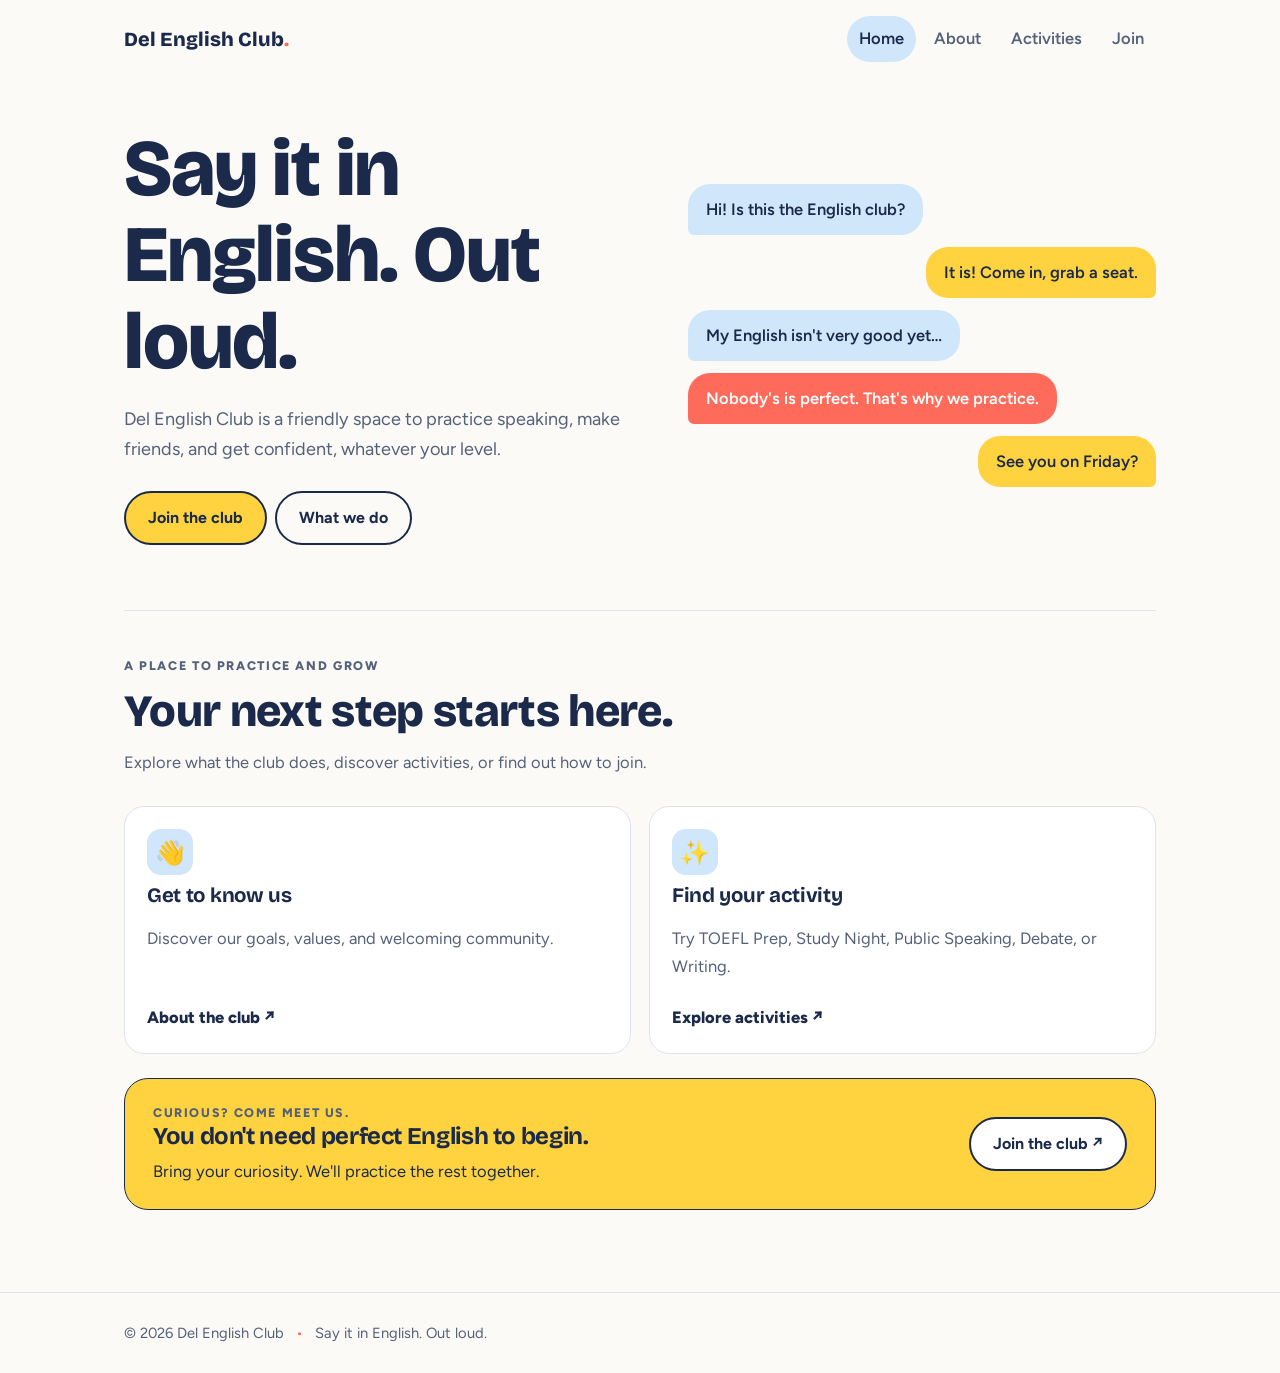
<file: index.html>
<!doctype html>
<html lang="en">
<head>
  <meta charset="utf-8">
  <meta name="viewport" content="width=device-width, initial-scale=1">
  <meta name="theme-color" content="#fbfaf6">
  <meta name="description" content="Del English Club is a supportive space to practice English, build confidence, and connect with students.">
  <title>Home | Del English Club</title>
  <link rel="preconnect" href="https://fonts.googleapis.com">
  <link rel="preconnect" href="https://fonts.gstatic.com" crossorigin>
  <link href="https://fonts.googleapis.com/css2?family=Bricolage+Grotesque:wght@500;700;800&family=Figtree:wght@400;500;600;700&display=swap" rel="stylesheet">
  <link rel="stylesheet" href="assets/css/base.css">
  <link rel="stylesheet" href="assets/css/home.css">
</head>
<body data-page="index.html">
  <div class="wrap">
    <nav class="site-nav" aria-label="Main navigation">
      <a class="logo" href="index.html" aria-label="Del English Club home">Del English Club<span class="logo-dot">.</span></a>
      <button class="nav-toggle" id="nav-toggle" type="button" aria-expanded="false" aria-controls="primary-links" aria-label="Open navigation menu"><span></span><span></span><span></span></button>
      <ul class="site-nav__links" id="primary-links"><li><a href="index.html" aria-current="page">Home</a></li><li><a href="about.html">About</a></li><li><a href="activities.html">Activities</a></li><li><a href="join.html">Join</a></li></ul>
    </nav>
    <main id="main-content">
      <header class="hero" id="top">
<div>
<h1>Say it in English. Out loud.</h1>
<p>Del English Club is a friendly space to practice speaking, make friends, and get confident, whatever your level.</p>
<a class="btn" href="join.html">Join the club</a><a class="btn alt" href="about.html">What we do</a>
</div>
<div aria-label="Example conversation" class="chat">
<div class="b l">Hi! Is this the English club?</div>
<div class="b r">It is! Come in, grab a seat.</div>
<div class="b l">My English isn't very good yet…</div>
<div class="b c">Nobody's is perfect. That's why we practice.</div>
<div class="b r">See you on Friday?</div>
</div>
</header>
<section aria-labelledby="start-here-title" class="home-shortcuts">
<div class="home-section-heading"><p class="eyebrow">A place to practice and grow</p><h2 id="start-here-title">Your next step starts here.</h2><p class="lead">Explore what the club does, discover activities, or find out how to join.</p></div>
<div class="grid home-link-grid">
<a class="card home-link-card" href="about.html"><span aria-hidden="true" class="home-card-icon">👋</span><h3>Get to know us</h3><p>Discover our goals, values, and welcoming community.</p><span class="text-link">About the club ↗</span></a>
<a class="card home-link-card" href="activities.html"><span aria-hidden="true" class="home-card-icon">✨</span><h3>Find your activity</h3><p>Try TOEFL Prep, Study Night, Public Speaking, Debate, or Writing.</p><span class="text-link">Explore activities ↗</span></a>
</div>
<div class="home-banner"><div><p class="eyebrow">Curious? Come meet us.</p><h3>You don't need perfect English to begin.</h3><p>Bring your curiosity. We'll practice the rest together.</p></div><a class="btn" href="join.html">Join the club ↗</a></div>
</section>

    </main>
  </div>
  <footer class="site-footer"><div class="wrap">© <span data-current-year>2026</span> Del English Club <span class="footer-separator">•</span> Say it in English. Out loud.</div></footer>
  <button class="back-to-top" id="back-to-top" type="button" aria-label="Back to top">↑</button>
  <script src="assets/js/main.js" defer></script>
</body>
</html>
</file>
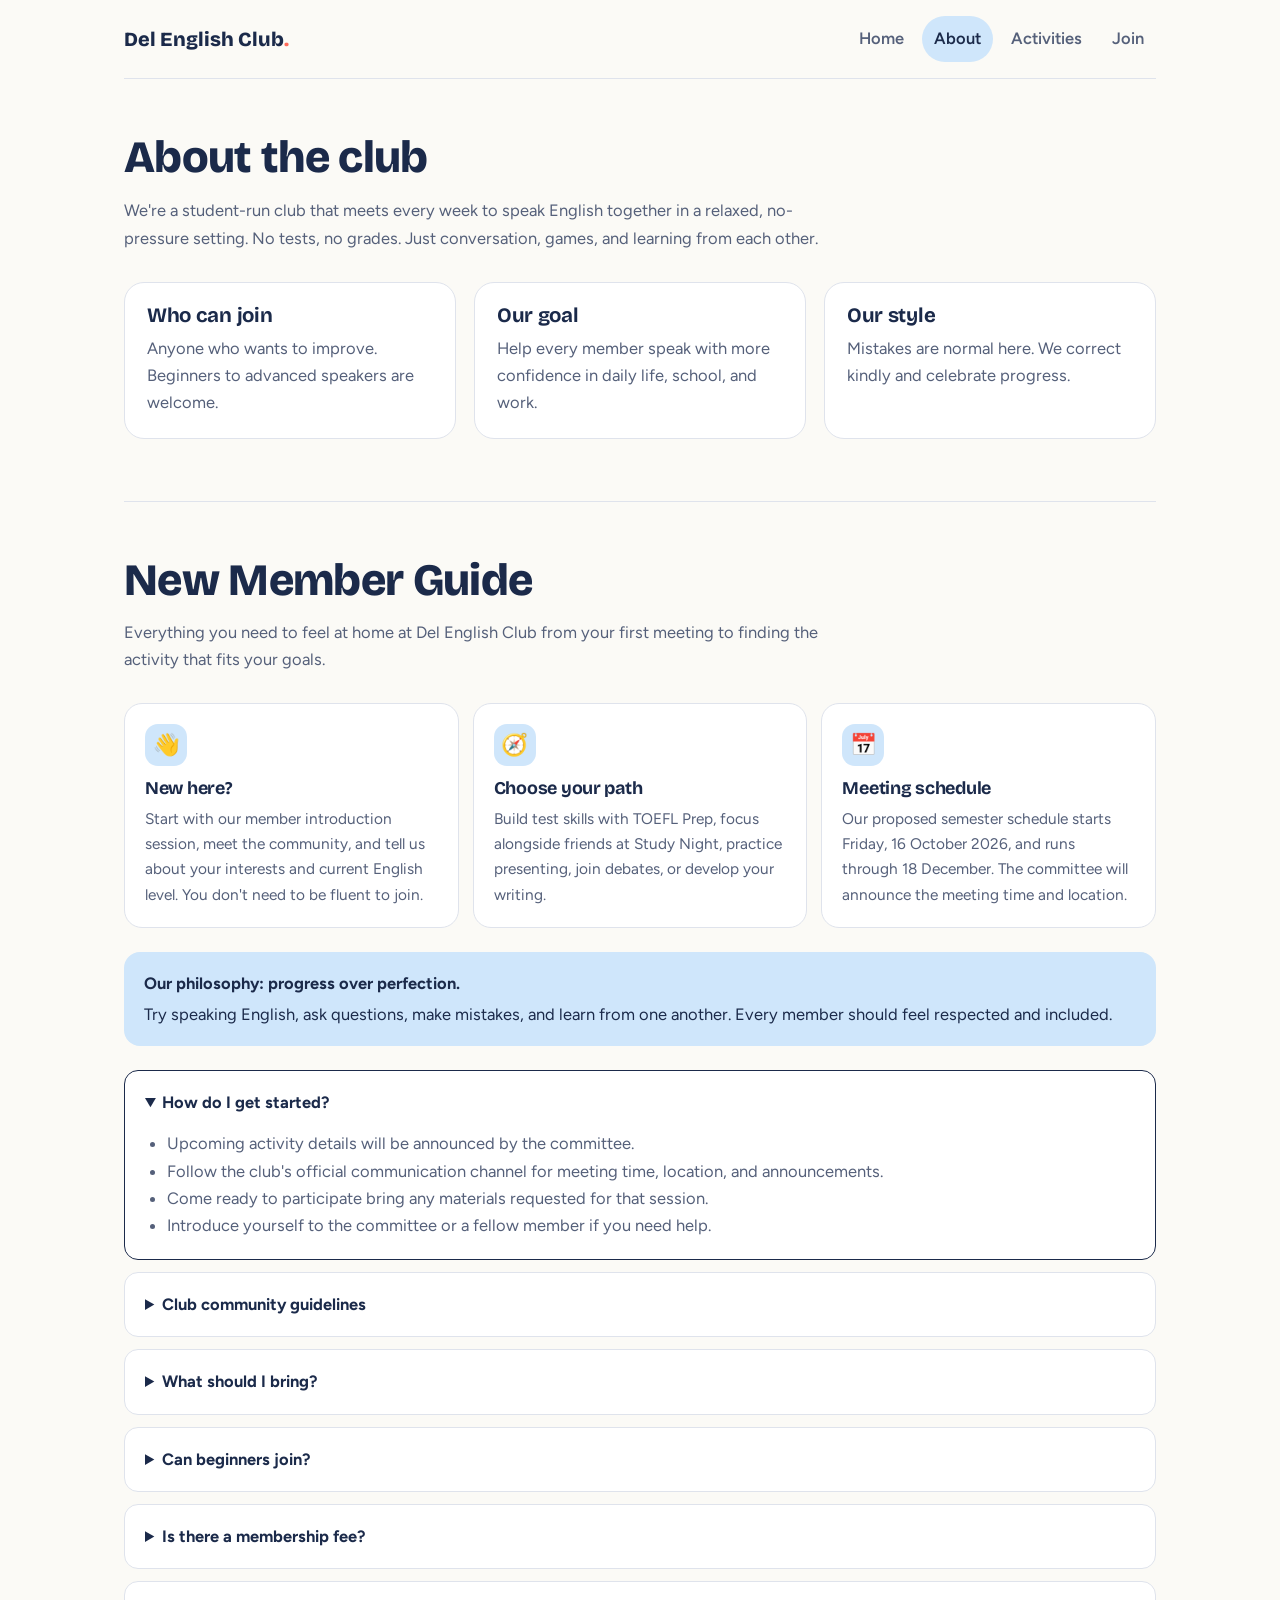
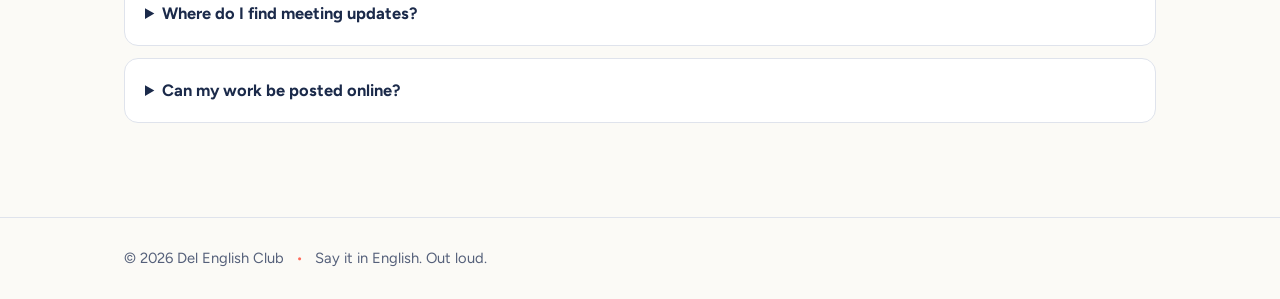
<file: about.html>
<!doctype html>
<html lang="en">
<head>
  <meta charset="utf-8">
  <meta name="viewport" content="width=device-width, initial-scale=1">
  <meta name="theme-color" content="#fbfaf6">
  <meta name="description" content="Del English Club is a supportive space to practice English, build confidence, and connect with students.">
  <title>About | Del English Club</title>
  <link rel="preconnect" href="https://fonts.googleapis.com">
  <link rel="preconnect" href="https://fonts.gstatic.com" crossorigin>
  <link href="https://fonts.googleapis.com/css2?family=Bricolage+Grotesque:wght@500;700;800&family=Figtree:wght@400;500;600;700&display=swap" rel="stylesheet">
  <link rel="stylesheet" href="assets/css/base.css">
  <link rel="stylesheet" href="assets/css/about.css">
  <link rel="stylesheet" href="assets/css/docs.css">
</head>
<body data-page="about.html">
  <div class="wrap">
    <nav class="site-nav" aria-label="Main navigation">
      <a class="logo" href="index.html" aria-label="Del English Club home">Del English Club<span class="logo-dot">.</span></a>
      <button class="nav-toggle" id="nav-toggle" type="button" aria-expanded="false" aria-controls="primary-links" aria-label="Open navigation menu"><span></span><span></span><span></span></button>
      <ul class="site-nav__links" id="primary-links"><li><a href="index.html">Home</a></li><li><a href="about.html" aria-current="page">About</a></li><li><a href="activities.html">Activities</a></li><li><a href="join.html">Join</a></li></ul>
    </nav>
    <main id="main-content">
      <section id="about">
<h2>About the club</h2>
<p class="lead">We're a student-run club that meets every week to speak English together in a relaxed, no-pressure setting. No tests, no grades. Just conversation, games, and learning from each other.</p>
<div class="grid">
<div class="card"><h3>Who can join</h3><p>Anyone who wants to improve. Beginners to advanced speakers are welcome.</p></div>
<div class="card"><h3>Our goal</h3><p>Help every member speak with more confidence in daily life, school, and work.</p></div>
<div class="card"><h3>Our style</h3><p>Mistakes are normal here. We correct kindly and celebrate progress.</p></div>
</div>
</section>
      <section id="new-member-guide" aria-labelledby="new-member-guide-title">
<h2 id="new-member-guide-title">New Member Guide</h2>
<p class="lead">Everything you need to feel at home at Del English Club from your first meeting to finding the activity that fits your goals.</p>
<div class="docs-grid">
<article class="docs-mini">
<div aria-hidden="true" class="docs-icon">👋</div>
<h3>New here?</h3>
<p>Start with our member introduction session, meet the community, and tell us about your interests and current English level. You don't need to be fluent to join.</p>
</article>
<article class="docs-mini">
<div aria-hidden="true" class="docs-icon">🧭</div>
<h3>Choose your path</h3>
<p>Build test skills with TOEFL Prep, focus alongside friends at Study Night, practice presenting, join debates, or develop your writing.</p>
</article>
<article class="docs-mini">
<div aria-hidden="true" class="docs-icon">📅</div>
<h3>Meeting schedule</h3>
<p>Our proposed semester schedule starts Friday, 16 October 2026, and runs through 18 December. The committee will announce the meeting time and location.</p>
</article>
</div>
<div class="docs-callout">
<strong>Our philosophy: progress over perfection.</strong>
<p>Try speaking English, ask questions, make mistakes, and learn from one another. Every member should feel respected and included.</p>
</div>
<details open="">
<summary>How do I get started?</summary>
<ul>
<li>Upcoming activity details will be announced by the committee.</li>
<li>Follow the club's official communication channel for meeting time, location, and announcements.</li>
<li>Come ready to participate bring any materials requested for that session.</li>
<li>Introduce yourself to the committee or a fellow member if you need help.</li>
</ul>
</details>
<details>
<summary>Club community guidelines</summary>
<ul>
<li>Be respectful of every member, accent, background, and English level.</li>
<li>Do not mock mistakes. Give feedback kindly and constructively.</li>
<li>Give everyone a chance to speak and listen without interrupting.</li>
<li>Try to use English during activities; helping someone find a word is encouraged.</li>
<li>Respect members' privacy. Ask permission before sharing photos, recordings, or their work publicly.</li>
<li>Keep discussions friendly and disagree with ideas not with people.</li>
</ul>
</details>
<details>
<summary>What should I bring?</summary>
<ul>
<li><strong>TOEFL Prep:</strong> notebook, pen, and any practice materials shared by the facilitator.</li>
<li><strong>Study Night:</strong> your own assignment, notes, laptop or stationery as needed, and one realistic study goal.</li>
<li><strong>Public Speaking:</strong> a topic or prompt if announced; beginners can start with a short introduction.</li>
<li><strong>Debate:</strong> an open mind and willingness to support opinions with reasons and evidence.</li>
<li><strong>Writing:</strong> notebook or laptop and a willingness to draft, revise, and give supportive feedback.</li>
</ul>
</details>
<details>
<summary>Can beginners join?</summary>
<p>Absolutely. Activities are designed to help members grow at different levels. You can start with short contributions and take on bigger challenges as your confidence improves.</p>
</details>
<details>
<summary>Is there a membership fee?</summary>
<p>Membership fees and any other costs have not been specified in this website draft. Please confirm the current policy with the club committee.</p>
</details>
<details>
<summary>Where do I find meeting updates?</summary>
<p>The exact meeting time, room, and official contact details have not been confirmed in this draft. Check announcements from the club committee before attending.</p>
</details>
<details>
<summary>Can my work be posted online?</summary>
<p>Selected writing or activity highlights may be considered for the club's Instagram or website. The club should obtain the author's permission before publishing their work, name, photo, or recording.</p>
</details>
</section>
    </main>
  </div>
  <footer class="site-footer"><div class="wrap">© <span data-current-year>2026</span> Del English Club <span class="footer-separator">•</span> Say it in English. Out loud.</div></footer>
  <button class="back-to-top" id="back-to-top" type="button" aria-label="Back to top">↑</button>
  <script src="assets/js/main.js" defer></script>
  <script src="assets/js/docs.js" defer></script>
</body>
</html>
</file>
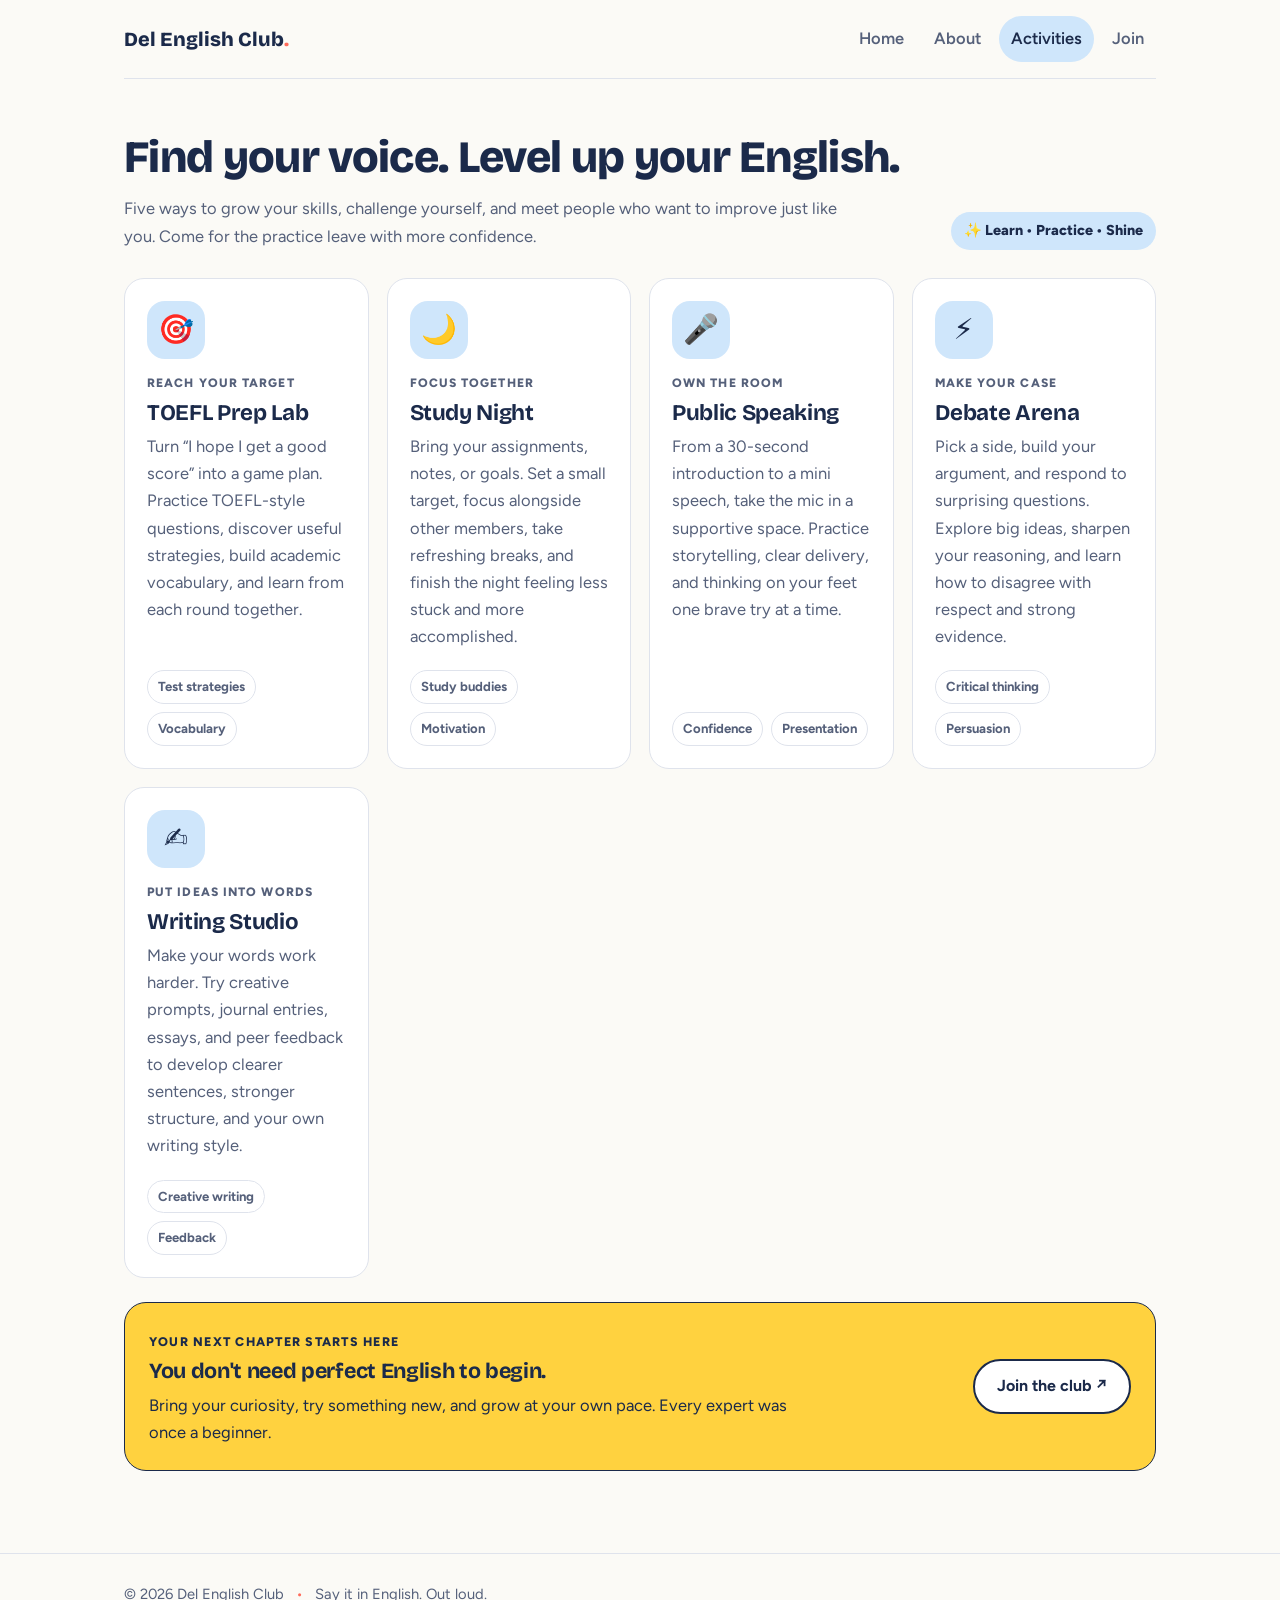
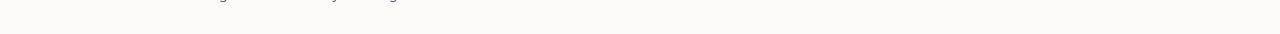
<file: activities.html>
<!doctype html>
<html lang="en">
<head>
  <meta charset="utf-8">
  <meta name="viewport" content="width=device-width, initial-scale=1">
  <meta name="theme-color" content="#fbfaf6">
  <meta name="description" content="Del English Club is a supportive space to practice English, build confidence, and connect with students.">
  <title>Activities | Del English Club</title>
  <link rel="preconnect" href="https://fonts.googleapis.com">
  <link rel="preconnect" href="https://fonts.gstatic.com" crossorigin>
  <link href="https://fonts.googleapis.com/css2?family=Bricolage+Grotesque:wght@500;700;800&family=Figtree:wght@400;500;600;700&display=swap" rel="stylesheet">
  <link rel="stylesheet" href="assets/css/base.css">
  <link rel="stylesheet" href="assets/css/activities.css">
</head>
<body data-page="activities.html">
  <div class="wrap">
    <nav class="site-nav" aria-label="Main navigation">
      <a class="logo" href="index.html" aria-label="Del English Club home">Del English Club<span class="logo-dot">.</span></a>
      <button class="nav-toggle" id="nav-toggle" type="button" aria-expanded="false" aria-controls="primary-links" aria-label="Open navigation menu"><span></span><span></span><span></span></button>
      <ul class="site-nav__links" id="primary-links"><li><a href="index.html">Home</a></li><li><a href="about.html">About</a></li><li><a href="activities.html" aria-current="page">Activities</a></li><li><a href="join.html">Join</a></li></ul>
    </nav>
    <main id="main-content">
      <section id="activities">
<div class="activity-intro">
<div>
<h2>Find your voice. Level up your English.</h2>
<p class="lead">Five ways to grow your skills, challenge yourself, and meet people who want to improve just like you. Come for the practice leave with more confidence.</p>
</div>
<span class="activity-tag">✨ Learn • Practice • Shine</span>
</div>
<div class="grid">
<article class="card activity-card">
<div aria-hidden="true" class="activity-icon">🎯</div>
<div>
<p class="activity-kicker">Reach your target</p>
<h3>TOEFL Prep Lab</h3>
<p>Turn “I hope I get a good score” into a game plan. Practice TOEFL-style questions, discover useful strategies, build academic vocabulary, and learn from each round together.</p>
</div>
<div class="activity-meta"><span class="activity-chip">Test strategies</span><span class="activity-chip">Vocabulary</span></div>
</article>
<article class="card activity-card">
<div aria-hidden="true" class="activity-icon">🌙</div>
<div>
<p class="activity-kicker">Focus together</p>
<h3>Study Night</h3>
<p>Bring your assignments, notes, or goals. Set a small target, focus alongside other members, take refreshing breaks, and finish the night feeling less stuck and more accomplished.</p>
</div>
<div class="activity-meta"><span class="activity-chip">Study buddies</span><span class="activity-chip">Motivation</span></div>
</article>
<article class="card activity-card">
<div aria-hidden="true" class="activity-icon">🎤</div>
<div>
<p class="activity-kicker">Own the room</p>
<h3>Public Speaking</h3>
<p>From a 30-second introduction to a mini speech, take the mic in a supportive space. Practice storytelling, clear delivery, and thinking on your feet one brave try at a time.</p>
</div>
<div class="activity-meta"><span class="activity-chip">Confidence</span><span class="activity-chip">Presentation</span></div>
</article>
<article class="card activity-card">
<div aria-hidden="true" class="activity-icon">⚡</div>
<div>
<p class="activity-kicker">Make your case</p>
<h3>Debate Arena</h3>
<p>Pick a side, build your argument, and respond to surprising questions. Explore big ideas, sharpen your reasoning, and learn how to disagree with respect and strong evidence.</p>
</div>
<div class="activity-meta"><span class="activity-chip">Critical thinking</span><span class="activity-chip">Persuasion</span></div>
</article>
<article class="card activity-card">
<div aria-hidden="true" class="activity-icon">✍️</div>
<div>
<p class="activity-kicker">Put ideas into words</p>
<h3>Writing Studio</h3>
<p>Make your words work harder. Try creative prompts, journal entries, essays, and peer feedback to develop clearer sentences, stronger structure, and your own writing style.</p>
</div>
<div class="activity-meta"><span class="activity-chip">Creative writing</span><span class="activity-chip">Feedback</span></div>
</article>
</div>
<div class="activity-feature">
<div>
<span class="feature-label">Your next chapter starts here</span>
<h3>You don't need perfect English to begin.</h3>
<p>Bring your curiosity, try something new, and grow at your own pace. Every expert was once a beginner.</p>
</div>
<a class="btn" href="join.html">Join the club ↗</a>
</div>
</section>
    </main>
  </div>
  <footer class="site-footer"><div class="wrap">© <span data-current-year>2026</span> Del English Club <span class="footer-separator">•</span> Say it in English. Out loud.</div></footer>
  <button class="back-to-top" id="back-to-top" type="button" aria-label="Back to top">↑</button>
  <script src="assets/js/main.js" defer></script>
  <script src="assets/js/activities.js" defer></script>
</body>
</html>
</file>
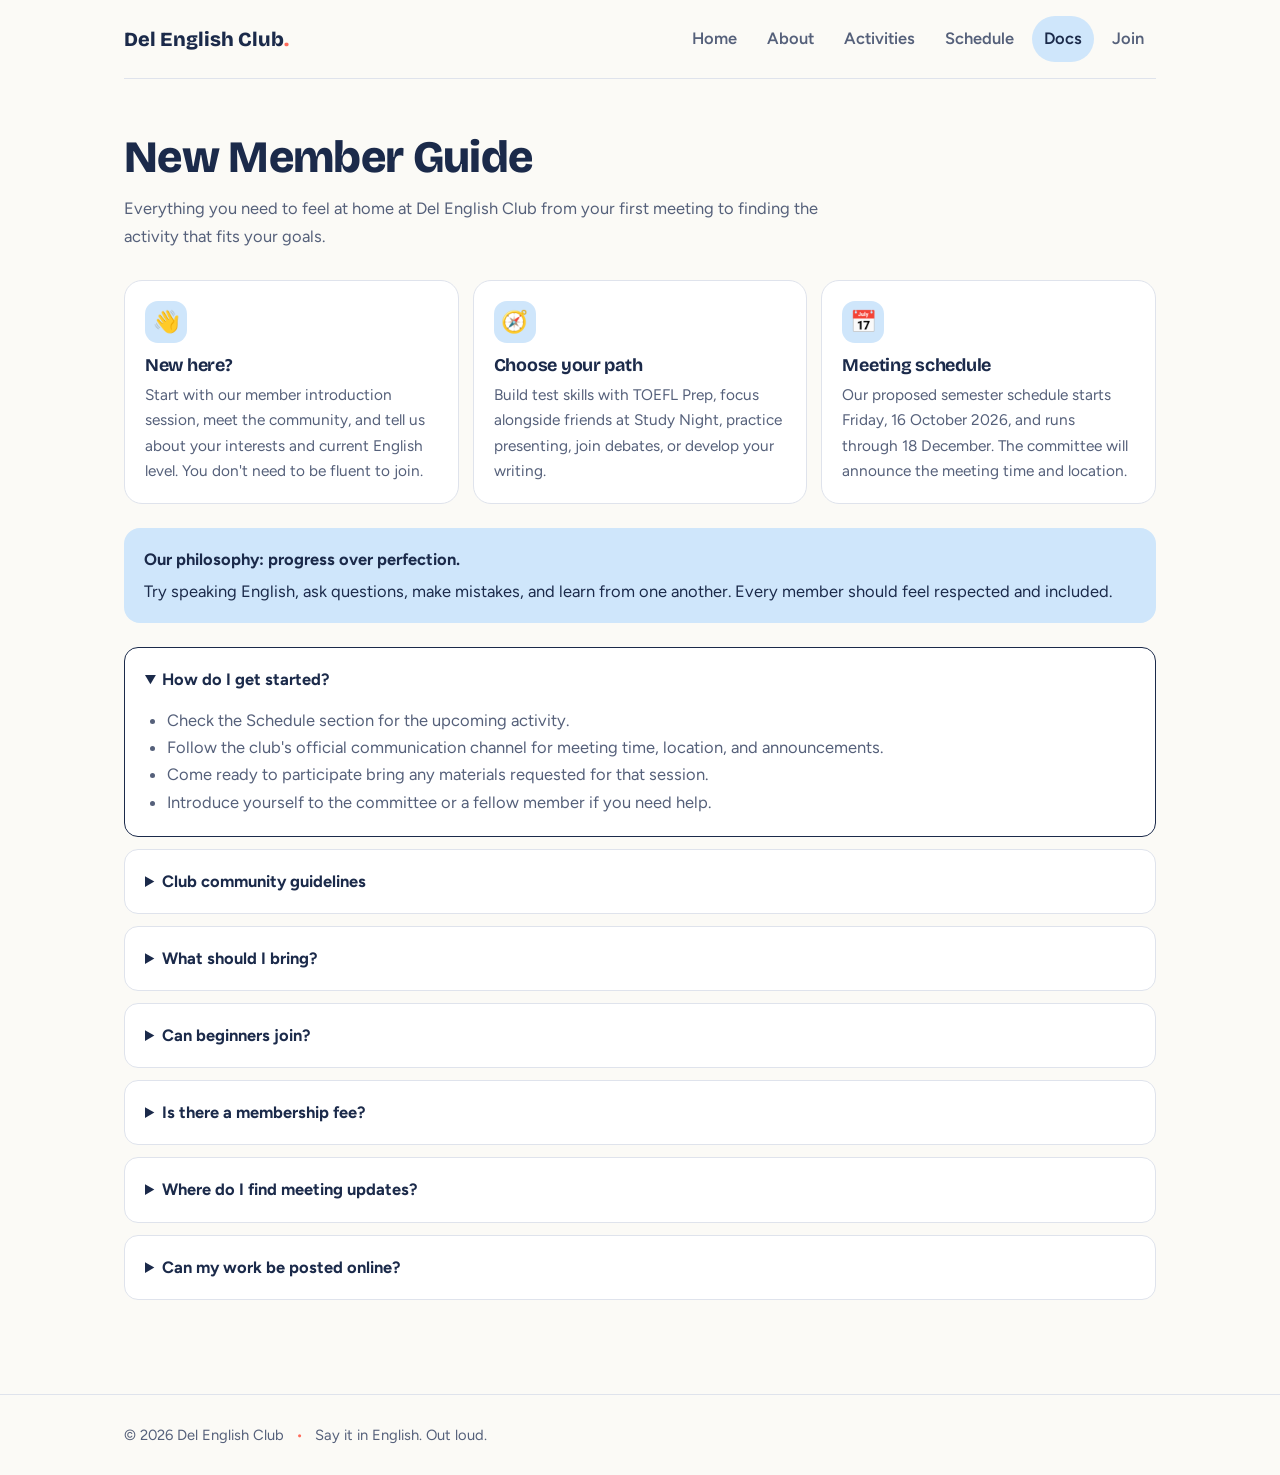
<file: docs.html>
<!doctype html>
<html lang="en">
<head>
  <meta charset="utf-8">
  <meta name="viewport" content="width=device-width, initial-scale=1">
  <meta name="theme-color" content="#fbfaf6">
  <meta name="description" content="Del English Club is a supportive space to practice English, build confidence, and connect with students.">
  <title>Docs | Del English Club</title>
  <link rel="preconnect" href="https://fonts.googleapis.com">
  <link rel="preconnect" href="https://fonts.gstatic.com" crossorigin>
  <link href="https://fonts.googleapis.com/css2?family=Bricolage+Grotesque:wght@500;700;800&family=Figtree:wght@400;500;600;700&display=swap" rel="stylesheet">
  <link rel="stylesheet" href="assets/css/base.css">
  <link rel="stylesheet" href="assets/css/docs.css">
</head>
<body data-page="docs.html">
  <div class="wrap">
    <nav class="site-nav" aria-label="Main navigation">
      <a class="logo" href="index.html" aria-label="Del English Club home">Del English Club<span class="logo-dot">.</span></a>
      <button class="nav-toggle" id="nav-toggle" type="button" aria-expanded="false" aria-controls="primary-links" aria-label="Open navigation menu"><span></span><span></span><span></span></button>
      <ul class="site-nav__links" id="primary-links"><li><a href="index.html">Home</a></li><li><a href="about.html">About</a></li><li><a href="activities.html">Activities</a></li><li><a href="schedule.html">Schedule</a></li><li><a href="docs.html" aria-current="page">Docs</a></li><li><a href="join.html">Join</a></li></ul>
    </nav>
    <main id="main-content">
      <section id="docs">
<h2>New Member Guide</h2>
<p class="lead">Everything you need to feel at home at Del English Club from your first meeting to finding the activity that fits your goals.</p>
<div class="docs-grid">
<article class="docs-mini">
<div aria-hidden="true" class="docs-icon">👋</div>
<h3>New here?</h3>
<p>Start with our member introduction session, meet the community, and tell us about your interests and current English level. You don't need to be fluent to join.</p>
</article>
<article class="docs-mini">
<div aria-hidden="true" class="docs-icon">🧭</div>
<h3>Choose your path</h3>
<p>Build test skills with TOEFL Prep, focus alongside friends at Study Night, practice presenting, join debates, or develop your writing.</p>
</article>
<article class="docs-mini">
<div aria-hidden="true" class="docs-icon">📅</div>
<h3>Meeting schedule</h3>
<p>Our proposed semester schedule starts Friday, 16 October 2026, and runs through 18 December. The committee will announce the meeting time and location.</p>
</article>
</div>
<div class="docs-callout">
<strong>Our philosophy: progress over perfection.</strong>
<p>Try speaking English, ask questions, make mistakes, and learn from one another. Every member should feel respected and included.</p>
</div>
<details open="">
<summary>How do I get started?</summary>
<ul>
<li>Check the Schedule section for the upcoming activity.</li>
<li>Follow the club's official communication channel for meeting time, location, and announcements.</li>
<li>Come ready to participate bring any materials requested for that session.</li>
<li>Introduce yourself to the committee or a fellow member if you need help.</li>
</ul>
</details>
<details>
<summary>Club community guidelines</summary>
<ul>
<li>Be respectful of every member, accent, background, and English level.</li>
<li>Do not mock mistakes. Give feedback kindly and constructively.</li>
<li>Give everyone a chance to speak and listen without interrupting.</li>
<li>Try to use English during activities; helping someone find a word is encouraged.</li>
<li>Respect members' privacy. Ask permission before sharing photos, recordings, or their work publicly.</li>
<li>Keep discussions friendly and disagree with ideas not with people.</li>
</ul>
</details>
<details>
<summary>What should I bring?</summary>
<ul>
<li><strong>TOEFL Prep:</strong> notebook, pen, and any practice materials shared by the facilitator.</li>
<li><strong>Study Night:</strong> your own assignment, notes, laptop or stationery as needed, and one realistic study goal.</li>
<li><strong>Public Speaking:</strong> a topic or prompt if announced; beginners can start with a short introduction.</li>
<li><strong>Debate:</strong> an open mind and willingness to support opinions with reasons and evidence.</li>
<li><strong>Writing:</strong> notebook or laptop and a willingness to draft, revise, and give supportive feedback.</li>
</ul>
</details>
<details>
<summary>Can beginners join?</summary>
<p>Absolutely. Activities are designed to help members grow at different levels. You can start with short contributions and take on bigger challenges as your confidence improves.</p>
</details>
<details>
<summary>Is there a membership fee?</summary>
<p>Membership fees and any other costs have not been specified in this website draft. Please confirm the current policy with the club committee.</p>
</details>
<details>
<summary>Where do I find meeting updates?</summary>
<p>The exact meeting time, room, and official contact details have not been confirmed in this draft. Check announcements from the club committee before attending.</p>
</details>
<details>
<summary>Can my work be posted online?</summary>
<p>Selected writing or activity highlights may be considered for the club's Instagram or website. The club should obtain the author's permission before publishing their work, name, photo, or recording.</p>
</details>
</section>
    </main>
  </div>
  <footer class="site-footer"><div class="wrap">© <span data-current-year>2026</span> Del English Club <span class="footer-separator">•</span> Say it in English. Out loud.</div></footer>
  <button class="back-to-top" id="back-to-top" type="button" aria-label="Back to top">↑</button>
  <script src="assets/js/main.js" defer></script>
  <script src="assets/js/docs.js" defer></script>
</body>
</html>
</file>
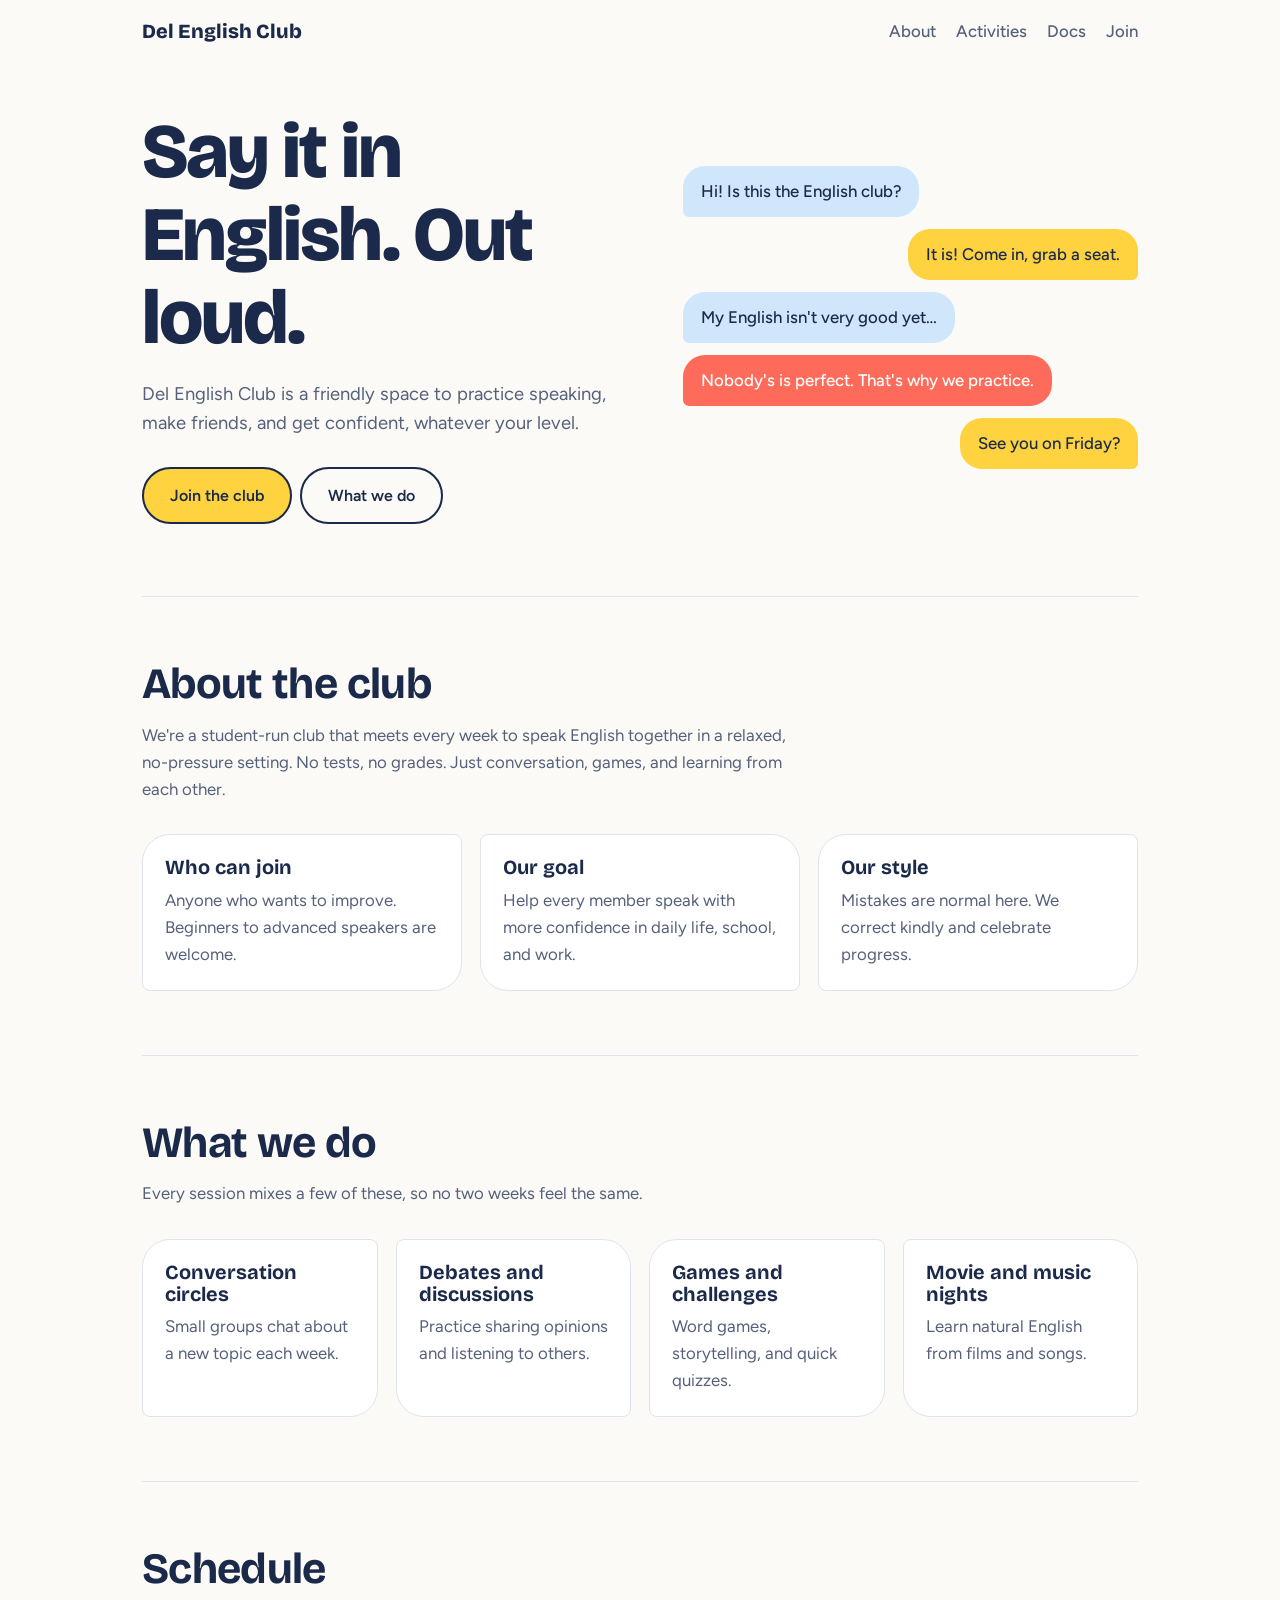
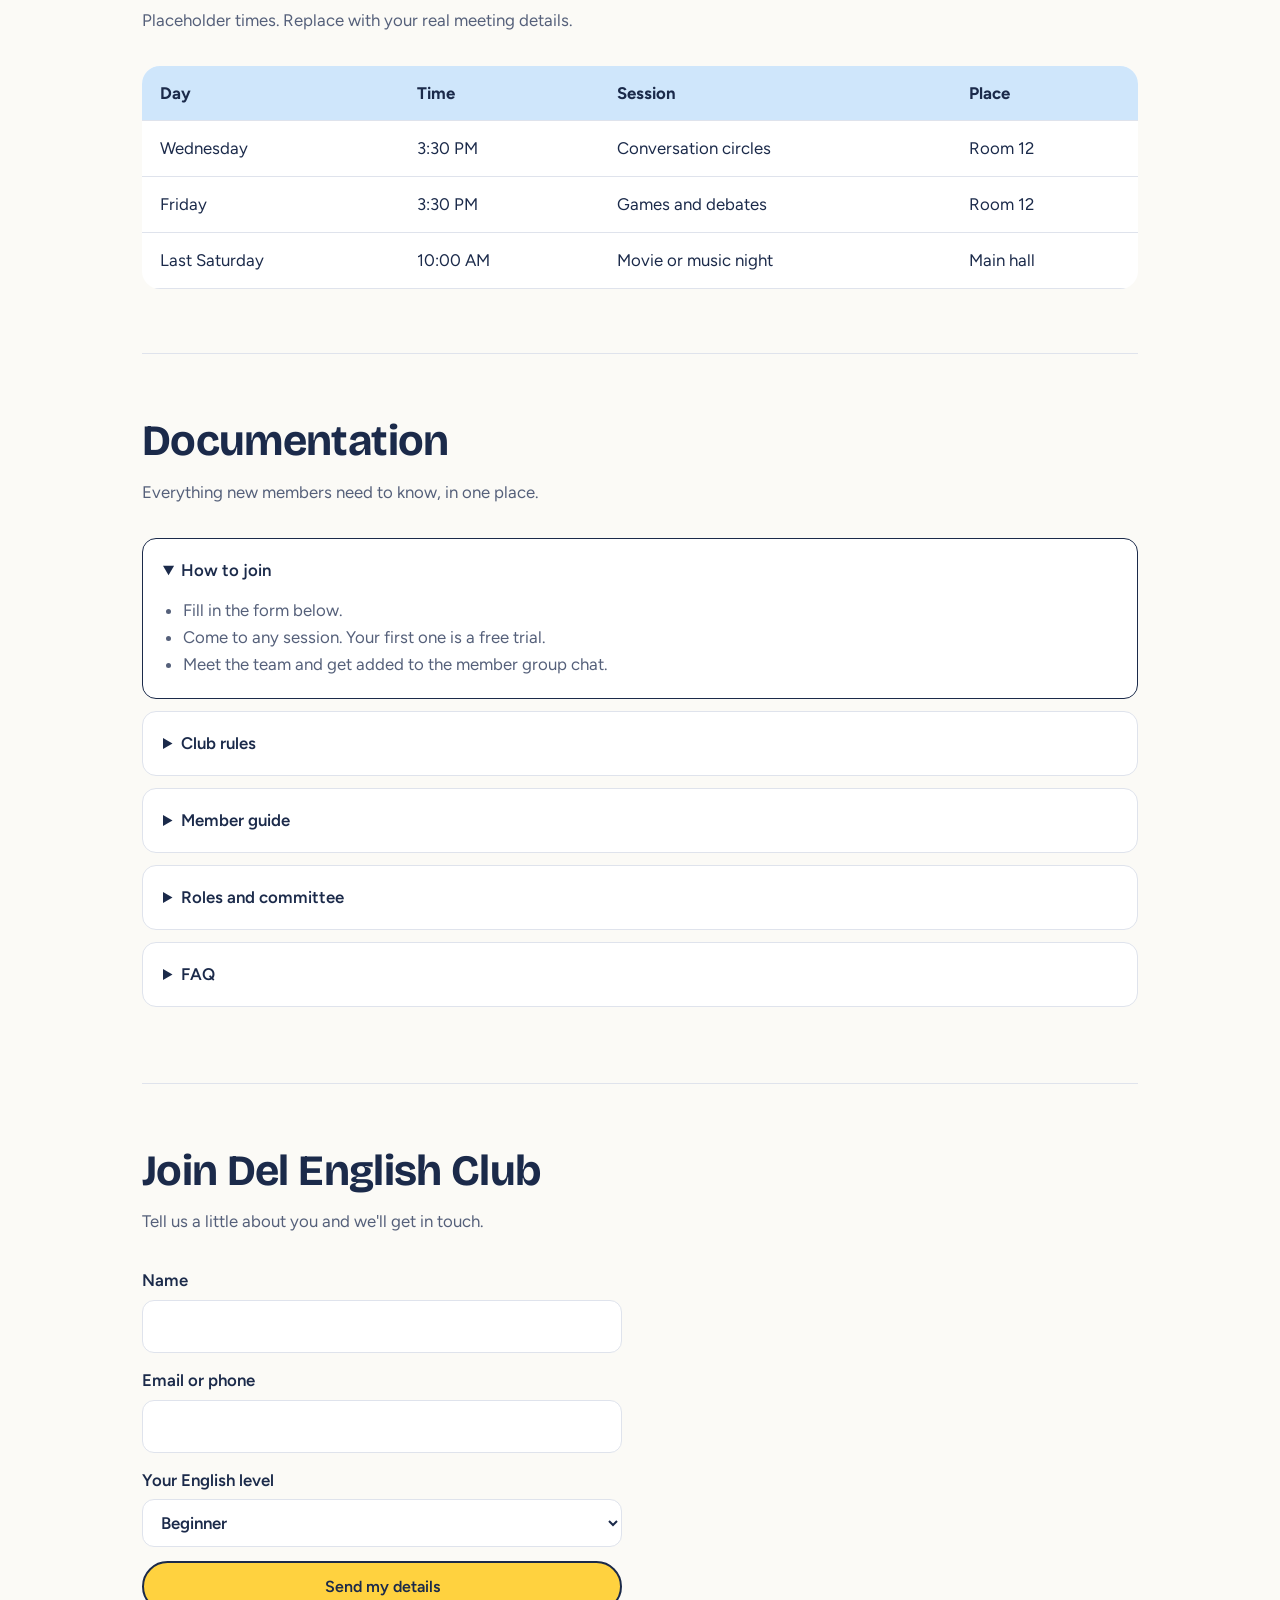
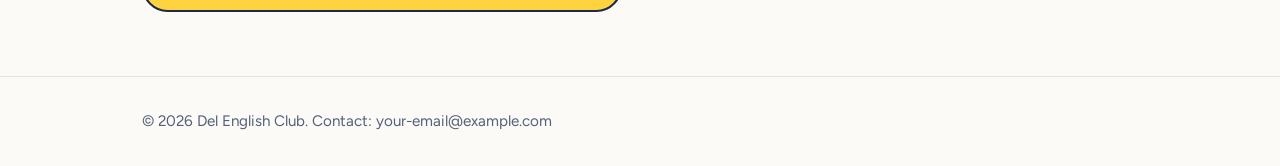
<file: home.html>
<!DOCTYPE html>
<html lang="en">
<head>
<meta charset="utf-8">
<meta name="viewport" content="width=device-width, initial-scale=1, viewport-fit=cover">
<title>Del English Club</title>
<link rel="stylesheet" href="https://fonts.googleapis.com/css2?family=Bricolage+Grotesque:wght@500;700;800&family=Figtree:wght@400;500;600&display=swap">
<style>
:root{--bg:#fbfaf6;--ink:#1b2a4a;--muted:#55607a;--card:#fff;--line:#dfe3ec;--yellow:#ffd23f;--coral:#ff6b5b;--sky:#cfe6fb;--on-yellow:#1b2a4a;
box-sizing:border-box;padding-top:env(safe-area-inset-top,0px);padding-bottom:env(safe-area-inset-bottom,0px)}
@media (prefers-color-scheme:dark){:root:not([data-theme="light"]){--bg:#10172a;--ink:#f3f1ea;--muted:#a6b0c8;--card:#18213a;--line:#2a3555;--sky:#26406b}}
:root[data-theme="dark"]{--bg:#10172a;--ink:#f3f1ea;--muted:#a6b0c8;--card:#18213a;--line:#2a3555;--sky:#26406b}
html{scroll-padding-top:env(safe-area-inset-top,0px);scroll-behavior:smooth}
*,*::before,*::after{box-sizing:border-box}
body{margin:0;background:var(--bg);color:var(--ink);font:400 1.05rem/1.6 Figtree,system-ui,sans-serif}
h1,h2,h3{font-family:"Bricolage Grotesque",Georgia,sans-serif;line-height:1.08;margin:0}
a{color:inherit}
:focus-visible{outline:3px solid var(--coral);outline-offset:3px}
.wrap{max-width:1040px;margin:0 auto;padding:0 22px}
nav{display:flex;justify-content:space-between;align-items:center;padding:18px 0;gap:12px;flex-wrap:wrap}
.logo{font:800 1.25rem "Bricolage Grotesque",sans-serif;text-decoration:none}
nav ul{display:flex;gap:20px;list-style:none;margin:0;padding:0;flex-wrap:wrap}
nav ul a{text-decoration:none;color:var(--muted);font-weight:500}
nav ul a:hover{color:var(--ink)}
.hero{display:grid;grid-template-columns:1.1fr 1fr;gap:40px;align-items:center;padding:48px 0 72px}
h1{font-size:clamp(2.6rem,7vw,4.8rem);font-weight:800;letter-spacing:-.025em}
.hero p{max-width:46ch;color:var(--muted);font-size:1.15rem;margin:20px 0 28px}
.btn{display:inline-block;background:var(--yellow);color:var(--on-yellow);font-weight:600;padding:14px 26px;border-radius:999px;text-decoration:none;border:2px solid var(--ink);cursor:pointer;font-family:inherit;font-size:1rem}
.btn.alt{background:transparent;color:var(--ink);margin-left:8px}
.chat{display:flex;flex-direction:column;gap:12px}
.b{max-width:82%;padding:12px 18px;border-radius:22px;font-weight:500;opacity:0;animation:pop .45s ease forwards}
.b.l{background:var(--sky);border-bottom-left-radius:6px;align-self:flex-start}
.b.r{background:var(--yellow);color:var(--on-yellow);border-bottom-right-radius:6px;align-self:flex-end}
.b.c{background:var(--coral);color:#fff;border-bottom-left-radius:6px;align-self:flex-start}
.b:nth-child(1){animation-delay:.2s}.b:nth-child(2){animation-delay:.9s}.b:nth-child(3){animation-delay:1.6s}.b:nth-child(4){animation-delay:2.3s}.b:nth-child(5){animation-delay:3s}
@keyframes pop{from{opacity:0;transform:translateY(10px) scale(.96)}to{opacity:1;transform:none}}
@media (prefers-reduced-motion:reduce){.b{animation:none;opacity:1}html{scroll-behavior:auto}}
section{padding:64px 0;border-top:1px solid var(--line)}
h2{font-size:clamp(1.9rem,4vw,2.7rem);font-weight:700;margin-bottom:14px;letter-spacing:-.015em}
.lead{color:var(--muted);max-width:60ch;margin:0 0 32px}
.grid{display:grid;grid-template-columns:repeat(auto-fit,minmax(220px,1fr));gap:18px}
.card{background:var(--card);border:1.5px solid var(--line);border-radius:18px;padding:22px}
.card h3{font-size:1.25rem;margin-bottom:8px}
.card p{margin:0;color:var(--muted)}
.card:nth-child(1){border-radius:28px 8px 28px 8px}.card:nth-child(2){border-radius:8px 28px 8px 28px}.card:nth-child(3){border-radius:28px 8px 28px 8px}.card:nth-child(4){border-radius:8px 28px 8px 28px}
.sched{width:100%;border-collapse:collapse;background:var(--card);border-radius:18px;overflow:hidden}
.sched th,.sched td{text-align:left;padding:14px 18px;border-bottom:1px solid var(--line)}
.sched th{background:var(--sky);color:var(--ink)}
.tablewrap{overflow-x:auto}
details{background:var(--card);border:1.5px solid var(--line);border-radius:14px;padding:4px 20px;margin-bottom:12px}
summary{cursor:pointer;font-weight:600;padding:14px 0;font-size:1.05rem}
details[open]{border-color:var(--ink)}
details p,details ul{color:var(--muted);margin:0 0 16px}
details ul{padding-left:20px}
form{display:grid;gap:14px;max-width:480px}
label{font-weight:600;display:grid;gap:6px}
input,select{font:inherit;padding:12px 14px;border-radius:12px;border:1.5px solid var(--line);background:var(--card);color:var(--ink)}
#ok{display:none;font-weight:600;color:var(--coral)}
footer{border-top:1px solid var(--line);padding:32px 0;color:var(--muted);font-size:.95rem}
@media (max-width:760px){.hero{grid-template-columns:1fr;padding-top:24px}.btn.alt{margin:10px 0 0}}
</style>
</head>
<body>
<div class="wrap">
<nav>
<a class="logo" href="#top">Del English Club</a>
<ul><li><a href="#about">About</a></li><li><a href="#activities">Activities</a></li><li><a href="#docs">Docs</a></li><li><a href="#join">Join</a></li></ul>
</nav>

<header class="hero" id="top">
<div>
<h1>Say it in English. Out loud.</h1>
<p>Del English Club is a friendly space to practice speaking, make friends, and get confident, whatever your level.</p>
<a class="btn" href="#join">Join the club</a><a class="btn alt" href="#about">What we do</a>
</div>
<div class="chat" aria-label="Example conversation">
<div class="b l">Hi! Is this the English club?</div>
<div class="b r">It is! Come in, grab a seat.</div>
<div class="b l">My English isn't very good yet…</div>
<div class="b c">Nobody's is perfect. That's why we practice.</div>
<div class="b r">See you on Friday?</div>
</div>
</header>

<section id="about">
<h2>About the club</h2>
<p class="lead">We're a student-run club that meets every week to speak English together in a relaxed, no-pressure setting. No tests, no grades. Just conversation, games, and learning from each other.</p>
<div class="grid">
<div class="card"><h3>Who can join</h3><p>Anyone who wants to improve. Beginners to advanced speakers are welcome.</p></div>
<div class="card"><h3>Our goal</h3><p>Help every member speak with more confidence in daily life, school, and work.</p></div>
<div class="card"><h3>Our style</h3><p>Mistakes are normal here. We correct kindly and celebrate progress.</p></div>
</div>
</section>

<section id="activities">
<h2>What we do</h2>
<p class="lead">Every session mixes a few of these, so no two weeks feel the same.</p>
<div class="grid">
<div class="card"><h3>Conversation circles</h3><p>Small groups chat about a new topic each week.</p></div>
<div class="card"><h3>Debates and discussions</h3><p>Practice sharing opinions and listening to others.</p></div>
<div class="card"><h3>Games and challenges</h3><p>Word games, storytelling, and quick quizzes.</p></div>
<div class="card"><h3>Movie and music nights</h3><p>Learn natural English from films and songs.</p></div>
</div>
</section>

<section id="schedule">
<h2>Schedule</h2>
<p class="lead">Placeholder times. Replace with your real meeting details.</p>
<div class="tablewrap"><table class="sched">
<thead><tr><th>Day</th><th>Time</th><th>Session</th><th>Place</th></tr></thead>
<tbody>
<tr><td>Wednesday</td><td>3:30 PM</td><td>Conversation circles</td><td>Room 12</td></tr>
<tr><td>Friday</td><td>3:30 PM</td><td>Games and debates</td><td>Room 12</td></tr>
<tr><td>Last Saturday</td><td>10:00 AM</td><td>Movie or music night</td><td>Main hall</td></tr>
</tbody></table></div>
</section>

<section id="docs">
<h2>Documentation</h2>
<p class="lead">Everything new members need to know, in one place.</p>
<details open><summary>How to join</summary><ul><li>Fill in the form below.</li><li>Come to any session. Your first one is a free trial.</li><li>Meet the team and get added to the member group chat.</li></ul></details>
<details><summary>Club rules</summary><ul><li>Speak English during sessions, even if it's slow.</li><li>Be respectful. No mocking anyone's accent or mistakes.</li><li>Let everyone have a turn to talk.</li><li>Keep phones away unless the activity needs them.</li></ul></details>
<details><summary>Member guide</summary><p>New members get a welcome pack with a vocabulary list, the term calendar, and tips for getting the most out of each session. Ask a team member for your copy.</p></details>
<details><summary>Roles and committee</summary><ul><li>President: leads the club and plans each term.</li><li>Vice president: supports events and new members.</li><li>Secretary: handles announcements and records.</li><li>Activities lead: designs sessions and games.</li></ul></details>
<details><summary>FAQ</summary><p><strong>Is it free?</strong> Yes, placeholder: update if there are fees.</p><p><strong>Do I need to speak well?</strong> No. We welcome all levels.</p><p><strong>Can I bring a friend?</strong> Absolutely.</p></details>
</section>

<section id="join">
<h2>Join Del English Club</h2>
<p class="lead">Tell us a little about you and we'll get in touch.</p>
<form id="f" onsubmit="event.preventDefault();document.getElementById('ok').style.display='block';this.reset()">
<label>Name<input required name="name" autocomplete="name"></label>
<label>Email or phone<input required name="contact" autocomplete="email"></label>
<label>Your English level<select name="level"><option>Beginner</option><option>Intermediate</option><option>Advanced</option><option>Not sure</option></select></label>
<button class="btn" type="submit">Send my details</button>
<p id="ok" role="status">Thanks! We'll contact you soon.</p>
</form>
</section>
</div>
<footer><div class="wrap">© 2026 Del English Club. Contact: your-email@example.com</div></footer>
</body>
</html>
</file>
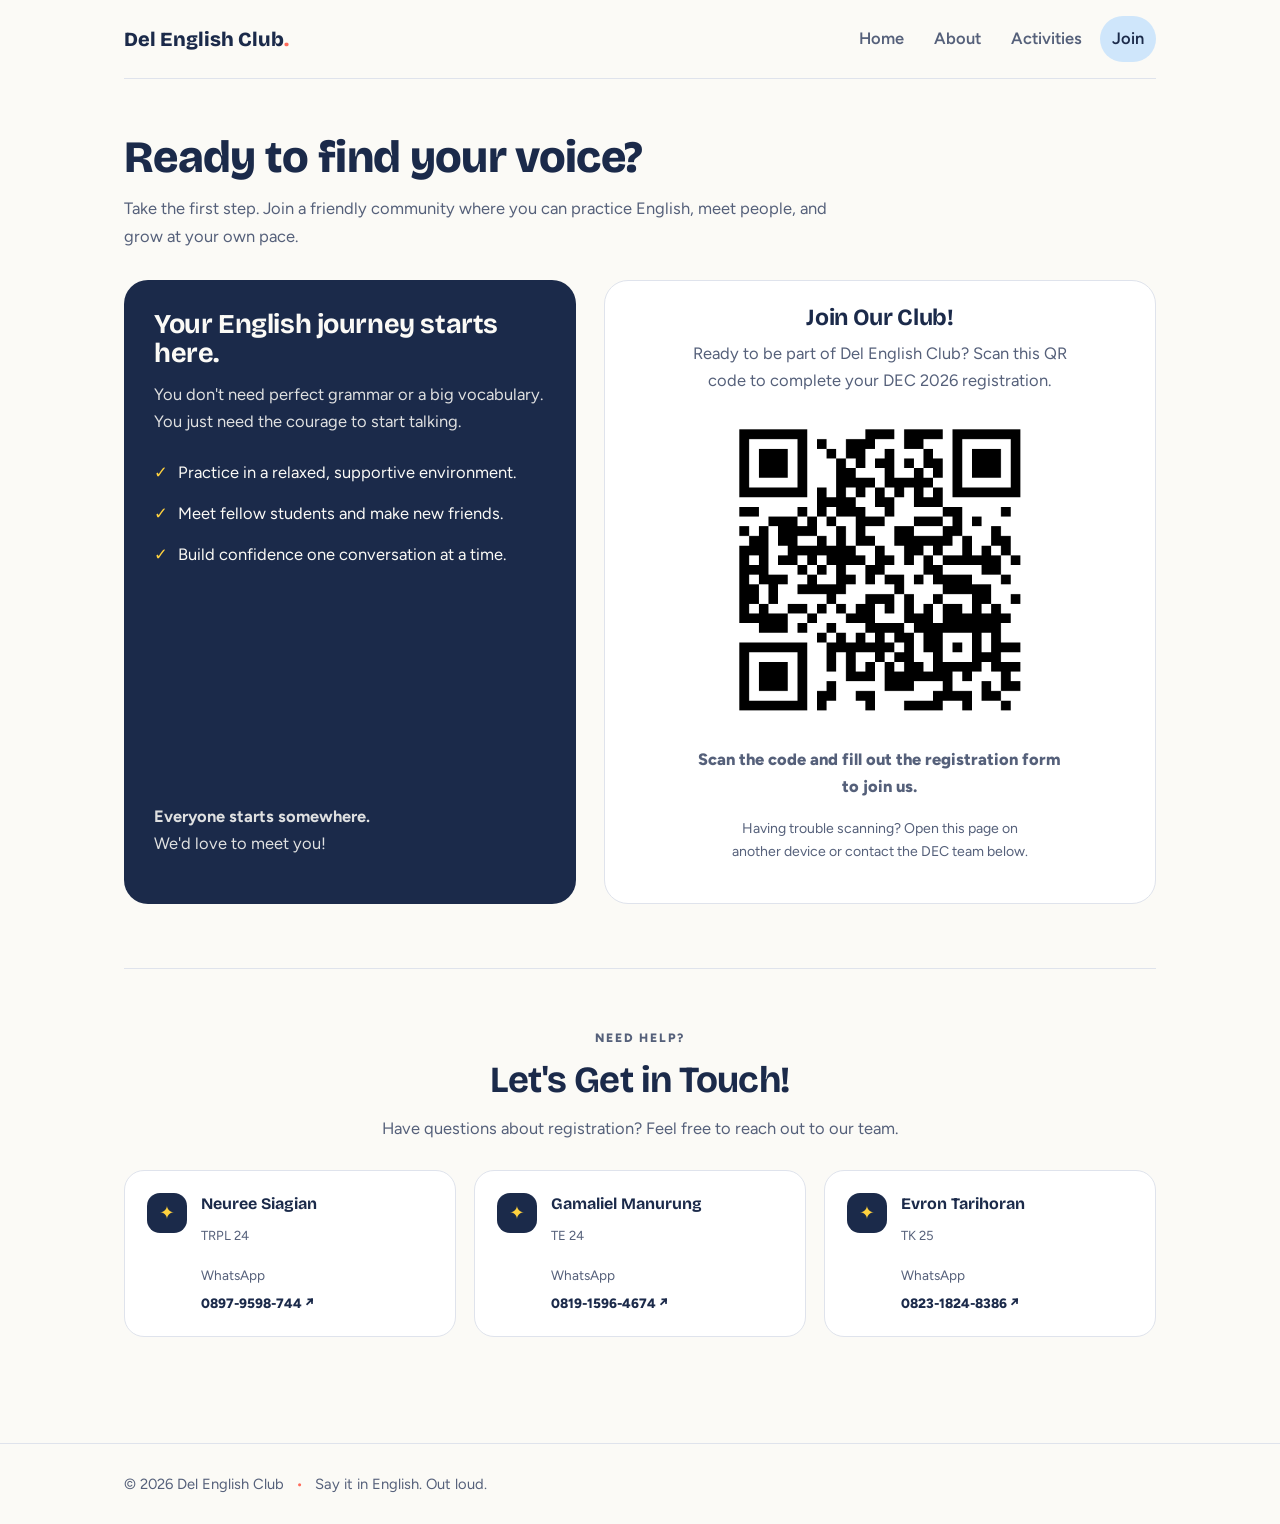
<file: join.html>
<!doctype html>
<html lang="en">
<head>
  <meta charset="utf-8">
  <meta name="viewport" content="width=device-width, initial-scale=1">
  <meta name="theme-color" content="#fbfaf6">
  <meta name="description" content="Join Del English Club to practice English, build confidence, and connect with fellow students.">

  <title>Join | Del English Club</title>

  <link rel="preconnect" href="https://fonts.googleapis.com">
  <link rel="preconnect" href="https://fonts.gstatic.com" crossorigin>
  <link href="https://fonts.googleapis.com/css2?family=Bricolage+Grotesque:wght@500;700;800&family=Figtree:wght@400;500;600;700&display=swap" rel="stylesheet">

  <link rel="stylesheet" href="assets/css/base.css">
  <link rel="stylesheet" href="assets/css/join.css">
</head>

<body data-page="join.html">
  <div class="wrap">

    <nav class="site-nav" aria-label="Main navigation">
      <a class="logo" href="index.html" aria-label="Del English Club home">
        Del English Club<span class="logo-dot">.</span>
      </a>

      <button
        class="nav-toggle"
        id="nav-toggle"
        type="button"
        aria-expanded="false"
        aria-controls="primary-links"
        aria-label="Open navigation menu"
      >
        <span></span>
        <span></span>
        <span></span>
      </button>

      <ul class="site-nav__links" id="primary-links">
        <li><a href="index.html">Home</a></li>
        <li><a href="about.html">About</a></li>
        <li><a href="activities.html">Activities</a></li>
        <li><a href="join.html" aria-current="page">Join</a></li>
      </ul>
    </nav>

    <main id="main-content">
      <section id="join">

        <h2>Ready to find your voice?</h2>

        <p class="lead">
          Take the first step. Join a friendly community where you can
          practice English, meet people, and grow at your own pace.
        </p>

        <div class="join-layout">

          <aside class="join-note">
            <div>
              <h3>Your English journey starts here.</h3>

              <p>
                You don't need perfect grammar or a big vocabulary.
                You just need the courage to start talking.
              </p>

              <ul class="join-points">
                <li>
                  <span>✓</span>
                  <span>Practice in a relaxed, supportive environment.</span>
                </li>
                <li>
                  <span>✓</span>
                  <span>Meet fellow students and make new friends.</span>
                </li>
                <li>
                  <span>✓</span>
                  <span>Build confidence one conversation at a time.</span>
                </li>
              </ul>
            </div>

            <p>
              <strong>Everyone starts somewhere.</strong><br>
              We'd love to meet you!
            </p>
          </aside>

          <div class="join-qr-card">
            <h3>Join Our Club!</h3>

            <p>
              Ready to be part of Del English Club?
              Scan this QR code to complete your DEC 2026 registration.
            </p>

            <img
              alt="QR code for Del English Club registration"
              aria-label="Open a larger view of the DEC registration QR code"
              class="join-qr-image"
              id="instagram-qr"
              role="button"
              src="assets/images/dec-registration-qr.png"
              tabindex="0"
            >

            <p class="join-instagram">
              Scan the code and fill out the registration form to join us.
            </p>

            <p class="join-disclaimer">
              Having trouble scanning? Open this page on another device
              or contact the DEC team below.
            </p>
          </div>

        </div>

        <!-- Contact Person -->
        <section class="contact-section" aria-labelledby="contact-title">

          <div class="contact-heading">
            <span class="contact-eyebrow">NEED HELP?</span>

            <h3 id="contact-title">Let's Get in Touch!</h3>

            <p>
              Have questions about registration?
              Feel free to reach out to our team.
            </p>
          </div>

          <div class="contact-grid">

            <!-- Neuree -->
            <article class="contact-card">
              <div class="contact-icon" aria-hidden="true">✦</div>

              <div class="contact-info">
                <h4>Neuree Siagian</h4>
                <span class="contact-role">TRPL 24</span>

                <a
                  href="https://wa.me/628979598744"
                  target="_blank"
                  rel="noopener noreferrer"
                  aria-label="Contact Neuree Siagian on WhatsApp"
                >
                  <span class="contact-label">WhatsApp</span>
                  <span class="contact-number">0897-9598-744 ↗</span>
                </a>
              </div>
            </article>

            <!-- Gamaliel -->
            <article class="contact-card">
              <div class="contact-icon" aria-hidden="true">✦</div>

              <div class="contact-info">
                <h4>Gamaliel Manurung</h4>
                <span class="contact-role">TE 24</span>

                <a
                  href="https://wa.me/6281915964674"
                  target="_blank"
                  rel="noopener noreferrer"
                  aria-label="Contact Gamaliel Manurung on WhatsApp"
                >
                  <span class="contact-label">WhatsApp</span>
                  <span class="contact-number">0819-1596-4674 ↗</span>
                </a>
              </div>
            </article>

            <!-- Evron -->
            <article class="contact-card">
              <div class="contact-icon" aria-hidden="true">✦</div>

              <div class="contact-info">
                <h4>Evron Tarihoran</h4>
                <span class="contact-role">TK 25</span>

                <a
                  href="https://wa.me/6282318248386"
                  target="_blank"
                  rel="noopener noreferrer"
                  aria-label="Contact Evron Tarihoran on WhatsApp"
                >
                  <span class="contact-label">WhatsApp</span>
                  <span class="contact-number">0823-1824-8386 ↗</span>
                </a>
              </div>
            </article>

          </div>
        </section>

      </section>
    </main>
  </div>

  <footer class="site-footer">
    <div class="wrap">
      © <span data-current-year>2026</span>
      Del English Club
      <span class="footer-separator">•</span>
      Say it in English. Out loud.
    </div>
  </footer>

  <button
    class="back-to-top"
    id="back-to-top"
    type="button"
    aria-label="Back to top"
  >↑</button>

  <script src="assets/js/main.js" defer></script>
  <script src="assets/js/join.js" defer></script>
</body>
</html>
</file>
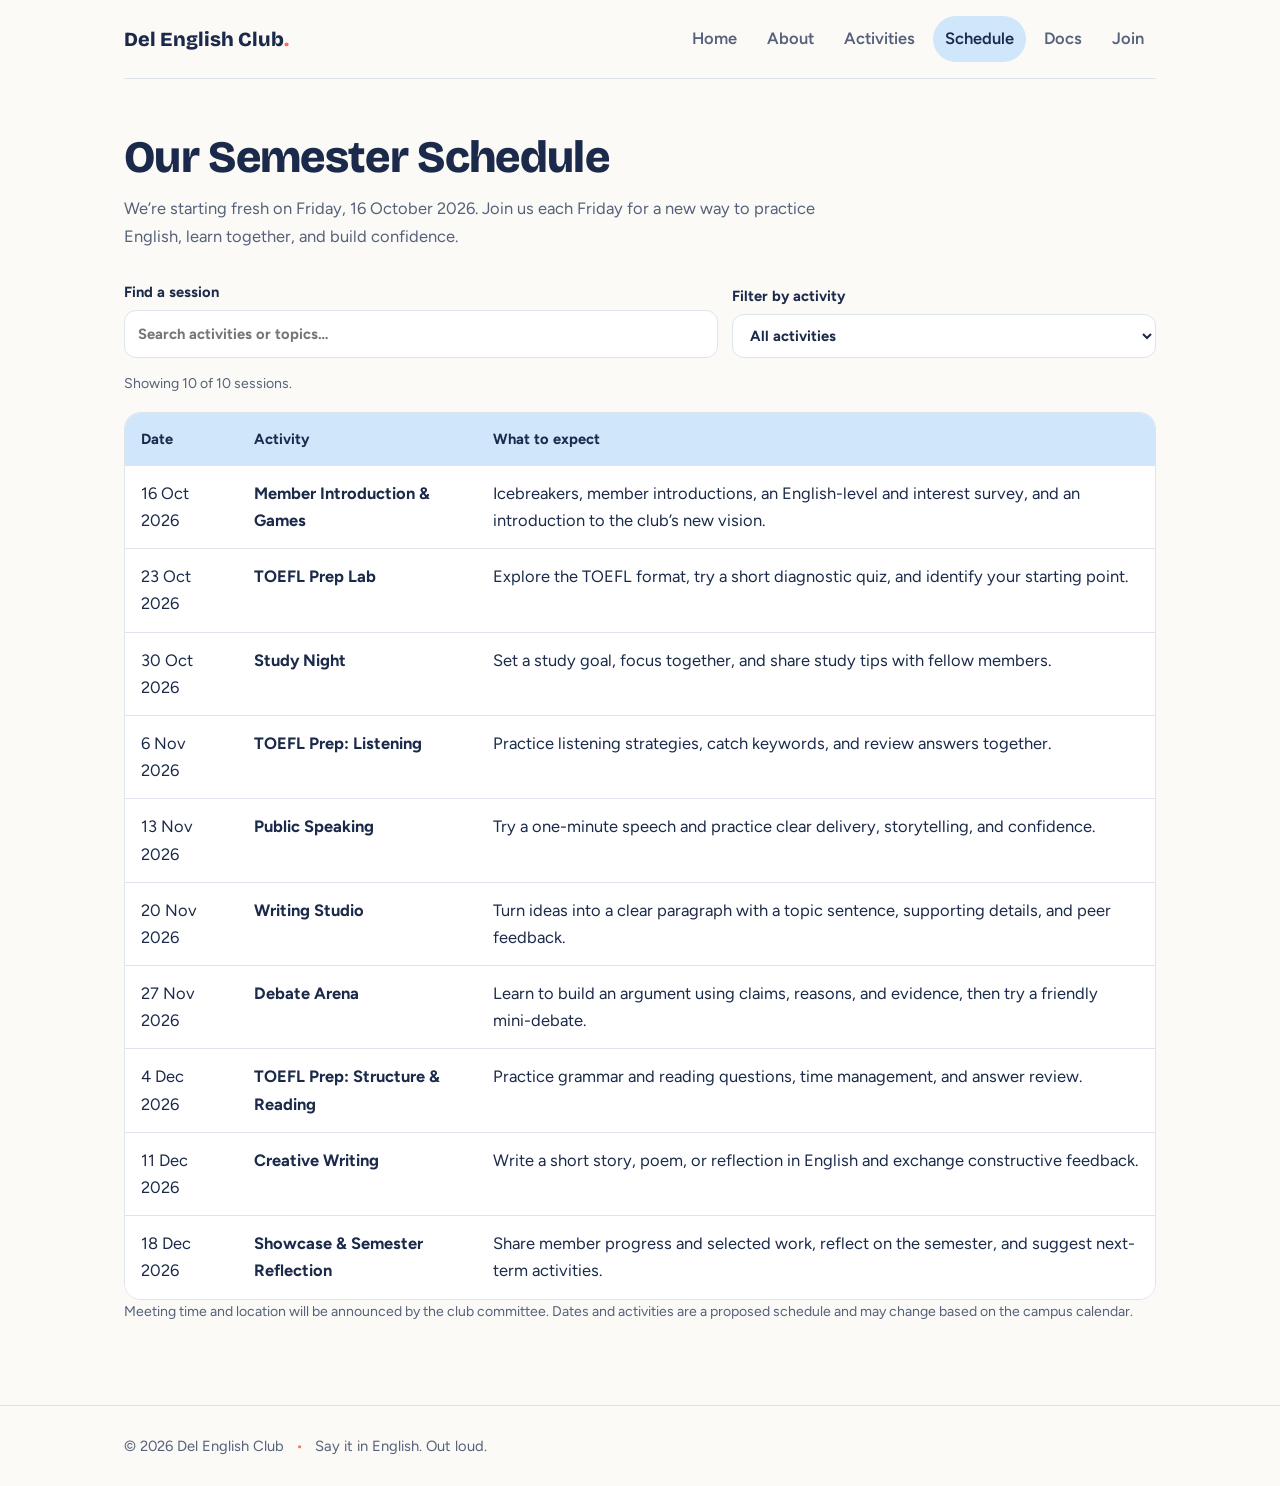
<file: schedule.html>
<!doctype html>
<html lang="en">
<head>
  <meta charset="utf-8">
  <meta name="viewport" content="width=device-width, initial-scale=1">
  <meta name="theme-color" content="#fbfaf6">
  <meta name="description" content="Del English Club is a supportive space to practice English, build confidence, and connect with students.">
  <title>Schedule | Del English Club</title>
  <link rel="preconnect" href="https://fonts.googleapis.com">
  <link rel="preconnect" href="https://fonts.gstatic.com" crossorigin>
  <link href="https://fonts.googleapis.com/css2?family=Bricolage+Grotesque:wght@500;700;800&family=Figtree:wght@400;500;600;700&display=swap" rel="stylesheet">
  <link rel="stylesheet" href="assets/css/base.css">
  <link rel="stylesheet" href="assets/css/schedule.css">
</head>
<body data-page="schedule.html">
  <div class="wrap">
    <nav class="site-nav" aria-label="Main navigation">
      <a class="logo" href="index.html" aria-label="Del English Club home">Del English Club<span class="logo-dot">.</span></a>
      <button class="nav-toggle" id="nav-toggle" type="button" aria-expanded="false" aria-controls="primary-links" aria-label="Open navigation menu"><span></span><span></span><span></span></button>
      <ul class="site-nav__links" id="primary-links"><li><a href="index.html">Home</a></li><li><a href="about.html">About</a></li><li><a href="activities.html">Activities</a></li><li><a href="schedule.html" aria-current="page">Schedule</a></li><li><a href="docs.html">Docs</a></li><li><a href="join.html">Join</a></li></ul>
    </nav>
    <main id="main-content">
      <section id="schedule">
<h2>Our Semester Schedule</h2>
<p class="lead">We’re starting fresh on Friday, 16 October 2026. Join us each Friday for a new way to practice English, learn together, and build confidence.</p>

<div aria-label="Filter the semester schedule" class="schedule-tools">
<label class="schedule-search-label" for="schedule-search">Find a session
    <input autocomplete="off" id="schedule-search" placeholder="Search activities or topics…" type="search"/>
</label>
<label class="schedule-filter-label" for="schedule-filter">Filter by activity
    <select id="schedule-filter">
<option value="all">All activities</option>
<option value="connect">Connect / Introduction</option>
<option value="toefl">TOEFL Prep</option>
<option value="study">Study Night</option>
<option value="speaking">Public Speaking</option>
<option value="writing">Writing</option>
<option value="debate">Debate</option>
<option value="showcase">Showcase / Reflection</option>
</select>
</label>
<p aria-live="polite" class="schedule-result" id="schedule-result">Showing all sessions.</p>
</div>
<div class="tablewrap"><table class="sched">
<thead><tr><th>Date</th><th>Activity</th><th>What to expect</th></tr></thead>
<tbody>
<tr class="schedule-row" data-category="connect"><td>16 Oct 2026</td><td><strong>Member Introduction &amp; Games</strong></td><td>Icebreakers, member introductions, an English-level and interest survey, and an introduction to the club’s new vision.</td></tr>
<tr class="schedule-row" data-category="toefl"><td>23 Oct 2026</td><td><strong>TOEFL Prep Lab</strong></td><td>Explore the TOEFL format, try a short diagnostic quiz, and identify your starting point.</td></tr>
<tr class="schedule-row" data-category="study"><td>30 Oct 2026</td><td><strong>Study Night</strong></td><td>Set a study goal, focus together, and share study tips with fellow members.</td></tr>
<tr class="schedule-row" data-category="toefl"><td>6 Nov 2026</td><td><strong>TOEFL Prep: Listening</strong></td><td>Practice listening strategies, catch keywords, and review answers together.</td></tr>
<tr class="schedule-row" data-category="speaking"><td>13 Nov 2026</td><td><strong>Public Speaking</strong></td><td>Try a one-minute speech and practice clear delivery, storytelling, and confidence.</td></tr>
<tr class="schedule-row" data-category="writing"><td>20 Nov 2026</td><td><strong>Writing Studio</strong></td><td>Turn ideas into a clear paragraph with a topic sentence, supporting details, and peer feedback.</td></tr>
<tr class="schedule-row" data-category="debate"><td>27 Nov 2026</td><td><strong>Debate Arena</strong></td><td>Learn to build an argument using claims, reasons, and evidence, then try a friendly mini-debate.</td></tr>
<tr class="schedule-row" data-category="toefl"><td>4 Dec 2026</td><td><strong>TOEFL Prep: Structure &amp; Reading</strong></td><td>Practice grammar and reading questions, time management, and answer review.</td></tr>
<tr class="schedule-row" data-category="writing"><td>11 Dec 2026</td><td><strong>Creative Writing</strong></td><td>Write a short story, poem, or reflection in English and exchange constructive feedback.</td></tr>
<tr class="schedule-row" data-category="showcase"><td>18 Dec 2026</td><td><strong>Showcase &amp; Semester Reflection</strong></td><td>Share member progress and selected work, reflect on the semester, and suggest next-term activities.</td></tr>
</tbody></table></div>
<p class="join-disclaimer">Meeting time and location will be announced by the club committee. Dates and activities are a proposed schedule and may change based on the campus calendar.</p>
</section>
    </main>
  </div>
  <footer class="site-footer"><div class="wrap">© <span data-current-year>2026</span> Del English Club <span class="footer-separator">•</span> Say it in English. Out loud.</div></footer>
  <button class="back-to-top" id="back-to-top" type="button" aria-label="Back to top">↑</button>
  <script src="assets/js/main.js" defer></script>
  <script src="assets/js/schedule.js" defer></script>
</body>
</html>
</file>
<file: assets/css/base.css>
/* Shared Del English Club styles */
:root{--bg:#fbfaf6;--ink:#1b2a4a;--muted:#55607a;--card:#fff;--line:#dfe3ec;--yellow:#ffd23f;--coral:#ff6b5b;--sky:#cfe6fb;--on-yellow:#1b2a4a;--shadow:0 12px 28px rgba(27,42,74,.09);color-scheme:light;box-sizing:border-box;scroll-padding-top:20px}
@media(prefers-color-scheme:dark){:root:not([data-theme="light"]){--bg:#10172a;--ink:#f3f1ea;--muted:#a6b0c8;--card:#18213a;--line:#2a3555;--sky:#26406b;--on-yellow:#1b2a4a;color-scheme:dark}}
*,*::before,*::after{box-sizing:inherit}html{scroll-behavior:smooth}body{margin:0;background:var(--bg);color:var(--ink);font:400 1.03rem/1.65 Figtree,system-ui,sans-serif}h1,h2,h3{font-family:"Bricolage Grotesque",Georgia,sans-serif;line-height:1.08;margin:0;letter-spacing:-.015em}h1{font-size:clamp(2.7rem,7vw,5rem);font-weight:800}h2{font-size:clamp(1.95rem,4vw,2.8rem);font-weight:800;margin-bottom:14px}h3{font-size:1.28rem;font-weight:700}p{margin-top:0}a{color:inherit}img{max-width:100%}button,input,select,textarea{font:inherit}:focus-visible{outline:3px solid var(--coral);outline-offset:4px}.wrap{max-width:1080px;margin:0 auto;padding:0 24px}.site-nav{display:flex;justify-content:space-between;align-items:center;gap:20px;min-height:78px;padding:14px 0;flex-wrap:wrap}.logo{font:800 1.25rem "Bricolage Grotesque",sans-serif;text-decoration:none;white-space:nowrap}.logo-dot{color:var(--coral)}.site-nav__links{display:flex;align-items:center;gap:6px;list-style:none;margin:0;padding:0;flex-wrap:wrap}.site-nav__links a{display:block;text-decoration:none;color:var(--muted);font-weight:600;padding:9px 12px;border-radius:999px;transition:background .2s,color .2s}.site-nav__links a:hover,.site-nav__links a[aria-current="page"]{background:var(--sky);color:var(--ink)}.nav-toggle{display:none;border:1.5px solid var(--line);background:var(--card);color:var(--ink);border-radius:12px;width:44px;height:42px;padding:10px;cursor:pointer}.nav-toggle span{display:block;height:2px;background:currentColor;margin:4px 0;border-radius:2px}.btn{display:inline-flex;align-items:center;justify-content:center;gap:8px;background:var(--yellow);color:var(--on-yellow);font-weight:700;padding:12px 22px;border-radius:999px;text-decoration:none;border:2px solid var(--ink);cursor:pointer;font-size:1rem;transition:transform .2s,box-shadow .2s}.btn:hover{transform:translateY(-2px);box-shadow:0 7px 0 rgba(27,42,74,.12)}.btn.alt{background:transparent;color:var(--ink);margin-left:8px}section{padding:54px 0 62px;border-top:1px solid var(--line)}.lead{color:var(--muted);max-width:65ch;margin:0 0 30px}.grid{display:grid;grid-template-columns:repeat(auto-fit,minmax(220px,1fr));gap:18px}.card{background:var(--card);border:1.5px solid var(--line);border-radius:20px;padding:22px}.card h3{margin-bottom:8px}.card p{color:var(--muted);margin:0}.tablewrap{overflow-x:auto;border:1px solid var(--line);border-radius:16px;background:var(--card)}.sched{width:100%;border-collapse:collapse;background:var(--card);min-width:660px}.sched th,.sched td{text-align:left;padding:14px 16px;border-bottom:1px solid var(--line);vertical-align:top}.sched th{background:var(--sky);color:var(--ink);font-size:.92rem}.sched tbody tr:last-child td{border-bottom:0}.sched tbody tr:hover{background:color-mix(in srgb,var(--sky) 26%,var(--card))}details{background:var(--card);border:1.5px solid var(--line);border-radius:14px;padding:4px 20px;margin-bottom:12px}summary{cursor:pointer;font-weight:700;padding:14px 0;font-size:1.03rem}details[open]{border-color:var(--ink)}details p,details ul{color:var(--muted);margin:0 0 16px}details ul{padding-left:22px}footer.site-footer{border-top:1px solid var(--line);padding:28px 0;color:var(--muted);font-size:.92rem;margin-top:20px}.footer-separator{padding:0 8px;color:var(--coral)}.back-to-top{position:fixed;bottom:20px;right:20px;width:44px;height:44px;border:1.5px solid var(--ink);border-radius:50%;background:var(--yellow);color:var(--ink);font-size:1.3rem;font-weight:800;cursor:pointer;box-shadow:var(--shadow);opacity:0;pointer-events:none;transform:translateY(8px);transition:opacity .2s,transform .2s}.back-to-top.is-visible{opacity:1;pointer-events:auto;transform:none}.join-disclaimer{font-size:.88rem;color:var(--muted);margin:0}.eyebrow{font-size:.78rem;font-weight:800;letter-spacing:.13em;text-transform:uppercase;color:var(--muted);margin:0 0 10px}
@media(max-width:760px){.wrap{padding:0 18px}.site-nav{min-height:68px}.nav-toggle{display:block;margin-left:auto}.site-nav__links{display:none;flex-basis:100%;align-items:stretch;flex-direction:column;gap:3px;padding:8px 0 14px}.site-nav__links.is-open{display:flex}.site-nav__links a{border-radius:10px;padding:11px 13px}.btn.alt{margin:10px 0 0}section{padding:42px 0 48px}.lead{margin-bottom:24px}.sched th,.sched td{padding:11px 12px}}
@media(prefers-reduced-motion:reduce){*,*::before,*::after{scroll-behavior:auto!important;transition:none!important;animation:none!important}}
</file>
<file: assets/css/home.css>
.hero{display:grid;grid-template-columns:1.12fr 1fr;gap:40px;align-items:center;padding:48px 0 65px}.hero h1{max-width:11ch}.hero p{max-width:48ch;color:var(--muted);font-size:1.13rem;margin:20px 0 26px}.chat{display:flex;flex-direction:column;gap:12px;padding:10px 0}.b{max-width:88%;padding:12px 18px;border-radius:22px;font-weight:600;opacity:0;animation:pop .45s ease forwards}.b.l{background:var(--sky);border-bottom-left-radius:6px;align-self:flex-start}.b.r{background:var(--yellow);color:var(--ink);border-bottom-right-radius:6px;align-self:flex-end}.b.c{background:var(--coral);color:#fff;border-bottom-left-radius:6px;align-self:flex-start}.b:nth-child(1){animation-delay:.15s}.b:nth-child(2){animation-delay:.6s}.b:nth-child(3){animation-delay:1.05s}.b:nth-child(4){animation-delay:1.5s}.b:nth-child(5){animation-delay:1.95s}@keyframes pop{from{opacity:0;transform:translateY(10px) scale(.97)}to{opacity:1;transform:none}}.home-shortcuts{padding:45px 0 62px;border-top:1px solid var(--line)}.home-section-heading{max-width:650px;margin-bottom:26px}.home-link-card{display:flex;flex-direction:column;align-items:flex-start;gap:10px;text-decoration:none;transition:transform .2s,box-shadow .2s}.home-link-card:hover{transform:translateY(-5px);box-shadow:var(--shadow)}.home-link-card .text-link{font-weight:800;margin-top:auto;padding-top:14px}.home-card-icon{width:46px;height:46px;background:var(--sky);border-radius:14px;display:grid;place-items:center;font-size:1.5rem}.home-banner{display:flex;align-items:center;justify-content:space-between;gap:22px;background:var(--yellow);border:1.5px solid var(--ink);border-radius:24px;padding:24px 28px;margin-top:24px}.home-banner h3{font-size:1.5rem;margin-bottom:8px}.home-banner p{margin-bottom:0}.home-banner .btn{background:var(--card);flex-shrink:0}@media(max-width:760px){.hero{grid-template-columns:1fr;gap:24px;padding:28px 0 42px}.hero h1{max-width:unset}.home-banner{align-items:flex-start;flex-direction:column;padding:22px}}

/* High-contrast home call-to-action in dark mode */
@media (prefers-color-scheme: dark) {
  :root:not([data-theme="light"]) .home-banner {
    background: #1b3157;
    color: #f3f1ea;
    border-color: #49658f;
  }
  :root:not([data-theme="light"]) .home-banner .eyebrow,
  :root:not([data-theme="light"]) .home-banner p {
    color: #d5e1f5;
  }
  :root:not([data-theme="light"]) .home-banner h3 {
    color: #ffffff;
  }
  :root:not([data-theme="light"]) .home-banner .btn {
    background: #ffd23f;
    color: #1b2a4a;
    border-color: #ffd23f;
  }
  :root:not([data-theme="light"]) .home-banner .btn:hover {
    background: #ffe27a;
    border-color: #ffe27a;
  }
}
</file>
<file: assets/css/about.css>
.about-hero{max-width:780px}.about-values{margin-top:26px}.about-values .card:nth-child(1){border-radius:28px 8px 28px 8px}.about-values .card:nth-child(2){border-radius:8px 28px 8px 28px}.about-values .card:nth-child(3){border-radius:28px 8px 28px 8px}#about h2{margin-bottom:16px}#about .grid{margin-top:28px}
</file>
<file: assets/css/docs.css>
.docs-grid{display:grid;grid-template-columns:repeat(auto-fit,minmax(220px,1fr));gap:14px;margin:24px 0}.docs-mini{background:var(--card);border:1.5px solid var(--line);border-radius:18px;padding:20px}.docs-mini .docs-icon{width:42px;height:42px;border-radius:13px;display:grid;place-items:center;background:var(--sky);font-size:1.35rem;margin-bottom:13px}.docs-mini h3{font-size:1.12rem;margin-bottom:7px}.docs-mini p{margin:0;color:var(--muted);font-size:.96rem}.docs-callout{padding:18px 20px;background:var(--sky);border-radius:16px;margin:20px 0 24px;color:var(--ink)}.docs-callout p{margin:4px 0 0}#docs details{transition:border-color .2s}
</file>
<file: assets/css/activities.css>
.activity-intro{display:flex;justify-content:space-between;align-items:end;gap:24px;margin-bottom:28px}.activity-intro .lead{margin-bottom:0}.activity-tag{display:inline-flex;align-items:center;gap:8px;background:var(--sky);color:var(--ink);border-radius:999px;padding:7px 13px;font-size:.9rem;font-weight:800;white-space:nowrap}.activity-card{position:relative;overflow:hidden;min-height:260px;display:flex;flex-direction:column;gap:14px;transition:transform .2s,box-shadow .2s}.activity-card:hover{transform:translateY(-5px);box-shadow:var(--shadow)}.activity-card .activity-icon{width:58px;height:58px;border-radius:18px;display:grid;place-items:center;background:var(--sky);font-size:1.8rem}.activity-card .activity-kicker{font-size:.76rem;letter-spacing:.09em;text-transform:uppercase;font-weight:800;color:var(--muted);margin:0 0 8px}.activity-card h3{font-size:1.4rem}.activity-card .activity-meta{display:flex;gap:8px;flex-wrap:wrap;margin-top:auto;padding-top:6px}.activity-chip{font-size:.82rem;font-weight:700;border:1px solid var(--line);border-radius:999px;padding:5px 10px;color:var(--muted)}.activity-feature{margin-top:24px;background:var(--yellow);color:var(--ink);border:1.5px solid var(--ink);border-radius:22px;padding:24px;display:grid;grid-template-columns:1fr auto;gap:20px;align-items:center;position:relative;overflow:hidden}.activity-feature h3{font-size:1.35rem;margin-bottom:8px}.activity-feature p{margin:0;max-width:60ch}.activity-feature .btn{background:var(--card);white-space:nowrap}.activity-feature .feature-label{display:inline-block;font-size:.78rem;text-transform:uppercase;letter-spacing:.1em;font-weight:800;margin-bottom:8px}@media(max-width:760px){.activity-intro{display:block}.activity-tag{margin-top:16px;white-space:normal}.activity-feature{grid-template-columns:1fr}.activity-feature .btn{justify-self:start;white-space:normal}}@media(prefers-reduced-motion:reduce){.activity-card:hover{transform:none}}

.activity-card.reveal-ready{opacity:0;transform:translateY(14px)}.activity-card.reveal-ready.is-visible{opacity:1;transform:none;transition:opacity .45s ease,transform .45s ease}
</file>
<file: assets/css/join.css>
/* Join layout */
.join-layout {
  display: grid;
  grid-template-columns: 0.9fr 1.1fr;
  gap: 28px;
  align-items: stretch;
}

/* Left information card */
.join-note {
  background: var(--ink);
  color: var(--bg);
  border-radius: 24px;
  padding: 30px;
  display: flex;
  flex-direction: column;
  justify-content: space-between;
  min-height: 100%;
}

.join-note p {
  color: var(--bg);
  opacity: 0.88;
}

.join-note h3 {
  font-size: 1.7rem;
  margin-bottom: 12px;
}

.join-points {
  list-style: none;
  padding: 0;
  margin: 24px 0;
  display: grid;
  gap: 14px;
}

.join-points li {
  display: flex;
  gap: 10px;
  align-items: flex-start;
}

.join-points li span:first-child {
  color: var(--yellow);
  font-weight: 800;
  flex-shrink: 0;
}

/* QR registration card */
.join-qr-card {
  background: var(--card);
  border: 1.5px solid var(--line);
  border-radius: 24px;
  padding: 24px;
  text-align: center;
}

.join-qr-card h3 {
  font-size: 1.45rem;
  margin-bottom: 10px;
}

.join-qr-card p {
  color: var(--muted);
  margin: 0 auto 16px;
  max-width: 34ch;
}

.join-qr-image {
  display: block;
  width: min(100%, 320px);
  height: auto;
  margin: 0 auto 16px;
  border-radius: 8px;
  background: #fff;
  cursor: zoom-in;
}

.join-instagram {
  font-weight: 800;
  overflow-wrap: anywhere;
}

.join-qr-image:focus-visible {
  outline-offset: 6px;
}

/* QR modal */
.qr-modal {
  position: fixed;
  inset: 0;
  z-index: 50;
  display: none;
  place-items: center;
  padding: 22px;
  background: rgba(10, 15, 28, 0.82);
}

.qr-modal.is-open {
  display: grid;
}

.qr-modal__panel {
  max-width: min(92vw, 540px);
  max-height: 92vh;
  background: #fff;
  border-radius: 20px;
  padding: 18px;
  text-align: center;
  position: relative;
}

.qr-modal__panel img {
  max-height: 72vh;
  width: auto;
  max-width: 100%;
  object-fit: contain;
}

.qr-modal__close {
  position: absolute;
  right: 10px;
  top: 10px;
  width: 40px;
  height: 40px;
  border: 0;
  border-radius: 50%;
  background: var(--ink);
  color: #fff;
  font-size: 1.4rem;
  cursor: pointer;
}

.qr-modal__caption {
  color: #1b2a4a;
  font-weight: 700;
  margin: 8px 0 0;
}

/* Contact person section */
.contact-section {
  margin-top: 64px;
  padding-bottom: 24px;
}

.contact-heading {
  text-align: center;
  margin-bottom: 28px;
}

.contact-eyebrow {
  display: inline-block;
  color: var(--muted);
  font-size: 0.76rem;
  font-weight: 800;
  letter-spacing: 0.16em;
  margin-bottom: 10px;
}

.contact-heading h3 {
  font-family: "Bricolage Grotesque", sans-serif;
  font-size: clamp(1.7rem, 4vw, 2.3rem);
  line-height: 1.2;
  margin: 0 0 12px;
}

.contact-heading p {
  max-width: 520px;
  margin: 0 auto;
  color: var(--muted);
  line-height: 1.7;
}

/* Contact cards */
.contact-grid {
  display: grid;
  grid-template-columns: repeat(3, minmax(0, 1fr));
  gap: 18px;
  align-items: stretch;
}

.contact-card {
  display: flex;
  align-items: flex-start;
  gap: 14px;
  min-width: 0;
  padding: 22px;
  background: var(--card);
  border: 1.5px solid var(--line);
  border-radius: 20px;
  transition:
    transform 0.2s ease,
    box-shadow 0.2s ease,
    border-color 0.2s ease;
}

.contact-card:hover {
  transform: translateY(-4px);
  box-shadow: 0 10px 28px rgba(10, 15, 28, 0.07);
}

.contact-icon {
  display: flex;
  align-items: center;
  justify-content: center;
  flex: 0 0 40px;
  width: 40px;
  height: 40px;
  border-radius: 13px;
  background: var(--ink);
  color: var(--yellow);
  font-size: 1.15rem;
}

.contact-info {
  min-width: 0;
}

.contact-info h4 {
  font-family: "Bricolage Grotesque", sans-serif;
  font-size: 1rem;
  line-height: 1.4;
  margin: 0 0 5px;
  overflow-wrap: anywhere;
}

.contact-role {
  display: inline-block;
  color: var(--muted);
  font-size: 0.82rem;
  margin-bottom: 18px;
}

.contact-info a {
  display: flex;
  flex-direction: column;
  align-items: flex-start;
  gap: 5px;
  color: inherit;
  text-decoration: none;
  font-size: 0.85rem;
}

.contact-label {
  color: var(--muted);
}

.contact-number {
  font-weight: 800;
  overflow-wrap: anywhere;
  word-break: normal;
}

.contact-info a:hover .contact-number {
  text-decoration: underline;
  text-underline-offset: 4px;
}

.contact-info a:focus-visible {
  outline: 2px solid var(--ink);
  outline-offset: 5px;
  border-radius: 3px;
}

/* Tablet */
@media (max-width: 900px) {
  .contact-grid {
    grid-template-columns: 1fr;
    gap: 14px;
  }

  .contact-card {
    padding: 20px;
  }
}

/* Mobile */
@media (max-width: 760px) {
  .join-layout {
    grid-template-columns: 1fr;
  }

  .join-note,
  .join-qr-card {
    padding: 22px;
  }

  .contact-section {
    margin-top: 48px;
  }

  .contact-heading {
    margin-bottom: 22px;
  }

  .contact-card {
    border-radius: 18px;
  }
}

/* Reduced motion accessibility */
@media (prefers-reduced-motion: reduce) {
  .contact-card {
    transition: none;
  }

  .contact-card:hover {
    transform: none;
  }
}
</file>
<file: assets/css/schedule.css>
.schedule-tools{display:grid;grid-template-columns:minmax(220px,1.4fr) minmax(180px,1fr);gap:14px;align-items:end;margin:20px 0 16px}.schedule-tools label{display:grid;gap:6px;font-weight:700;font-size:.92rem}.schedule-tools input,.schedule-tools select{width:100%;border:1.5px solid var(--line);background:var(--card);color:var(--ink);padding:11px 13px;border-radius:12px;min-width:0}.schedule-result{grid-column:1/-1;margin:0;color:var(--muted);font-size:.88rem}.schedule-row[hidden]{display:none}.schedule-empty{display:none;padding:18px;color:var(--muted)}.schedule-empty.is-visible{display:block}@media(max-width:600px){.schedule-tools{grid-template-columns:1fr}.schedule-result{grid-column:auto}}
</file>
